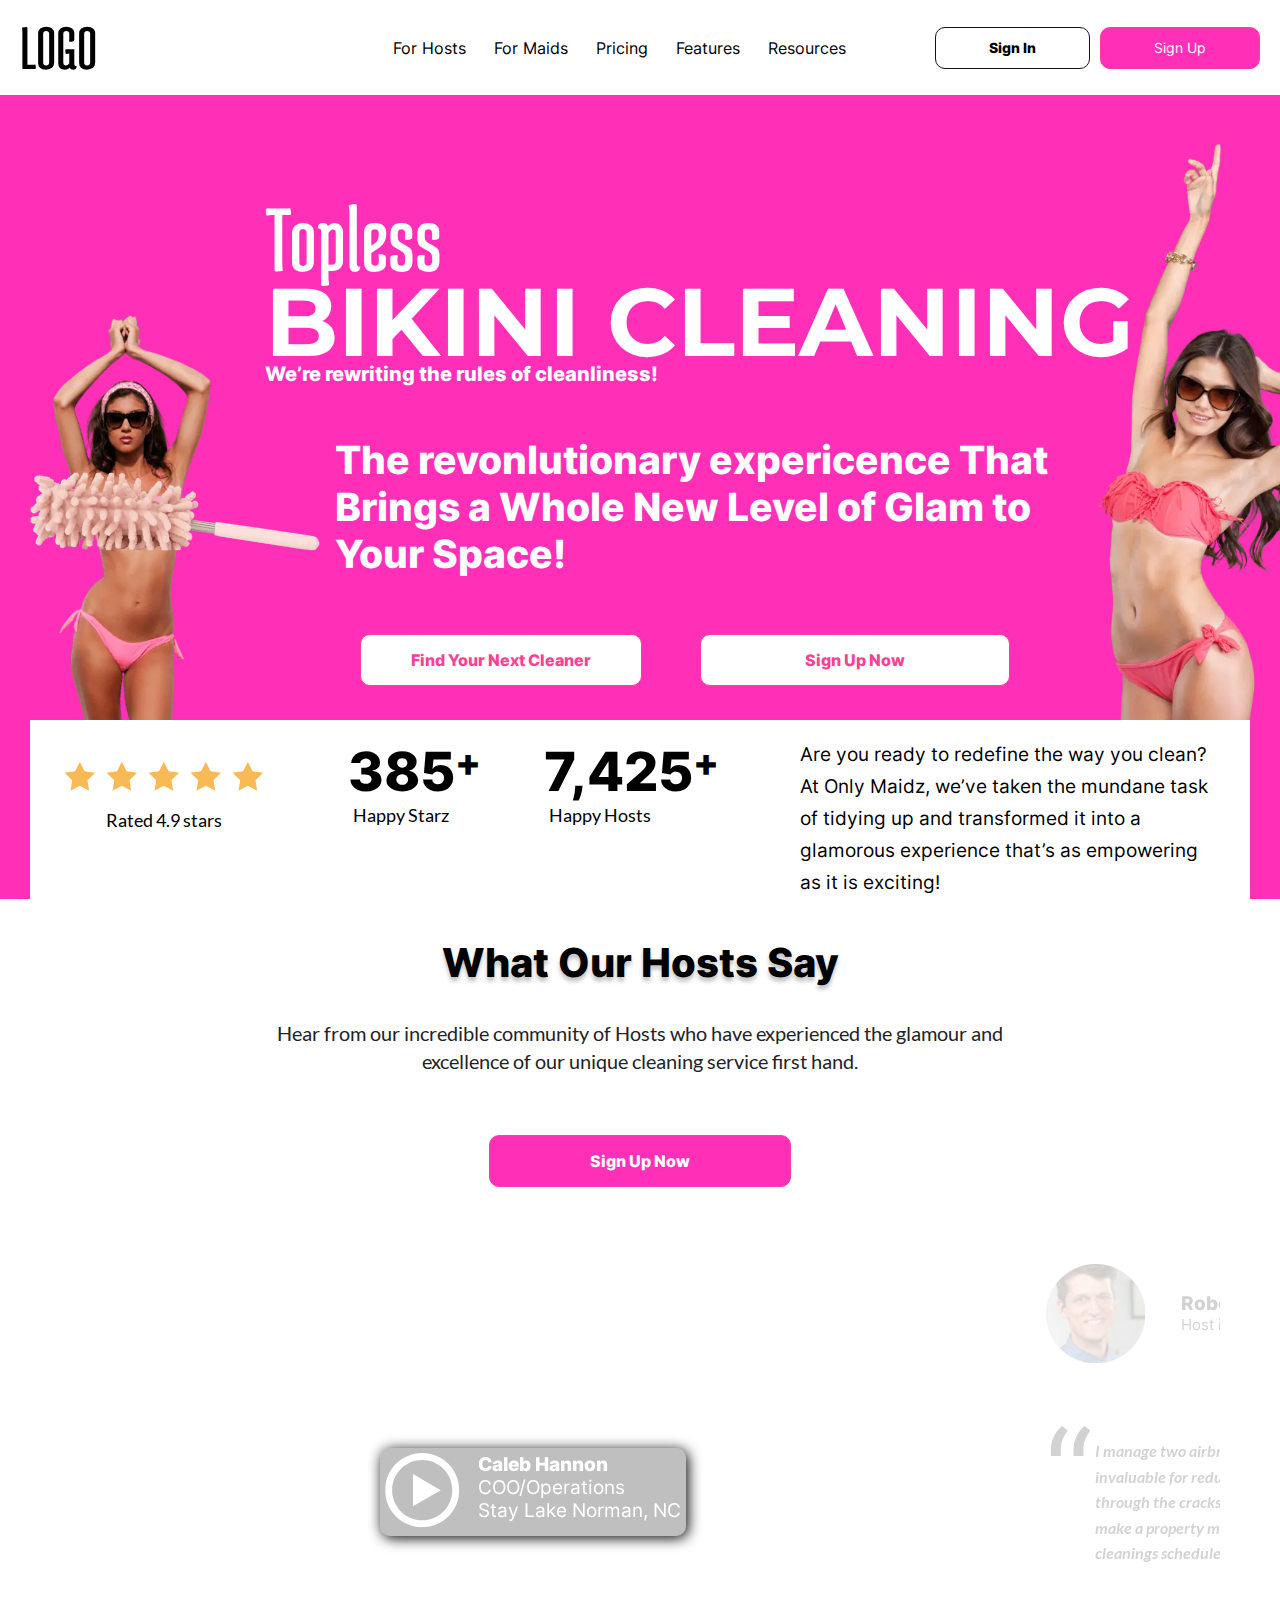
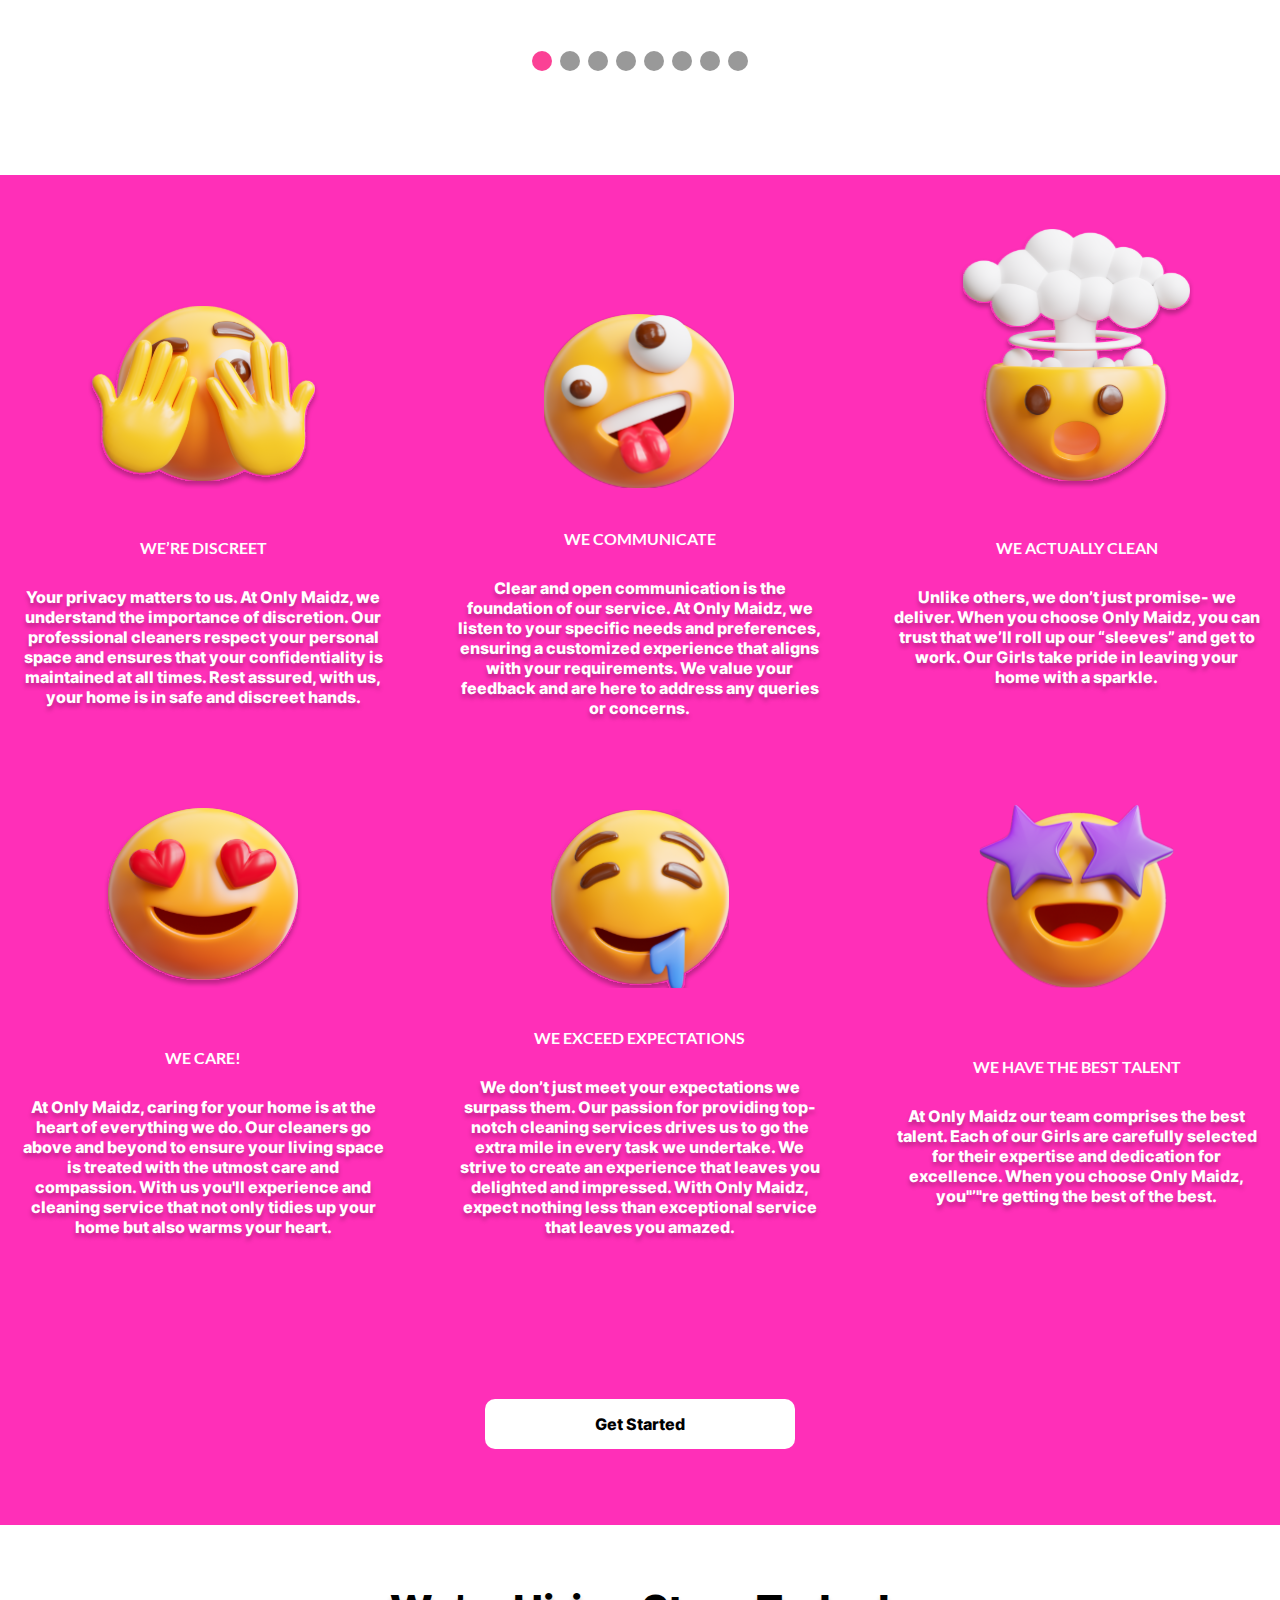
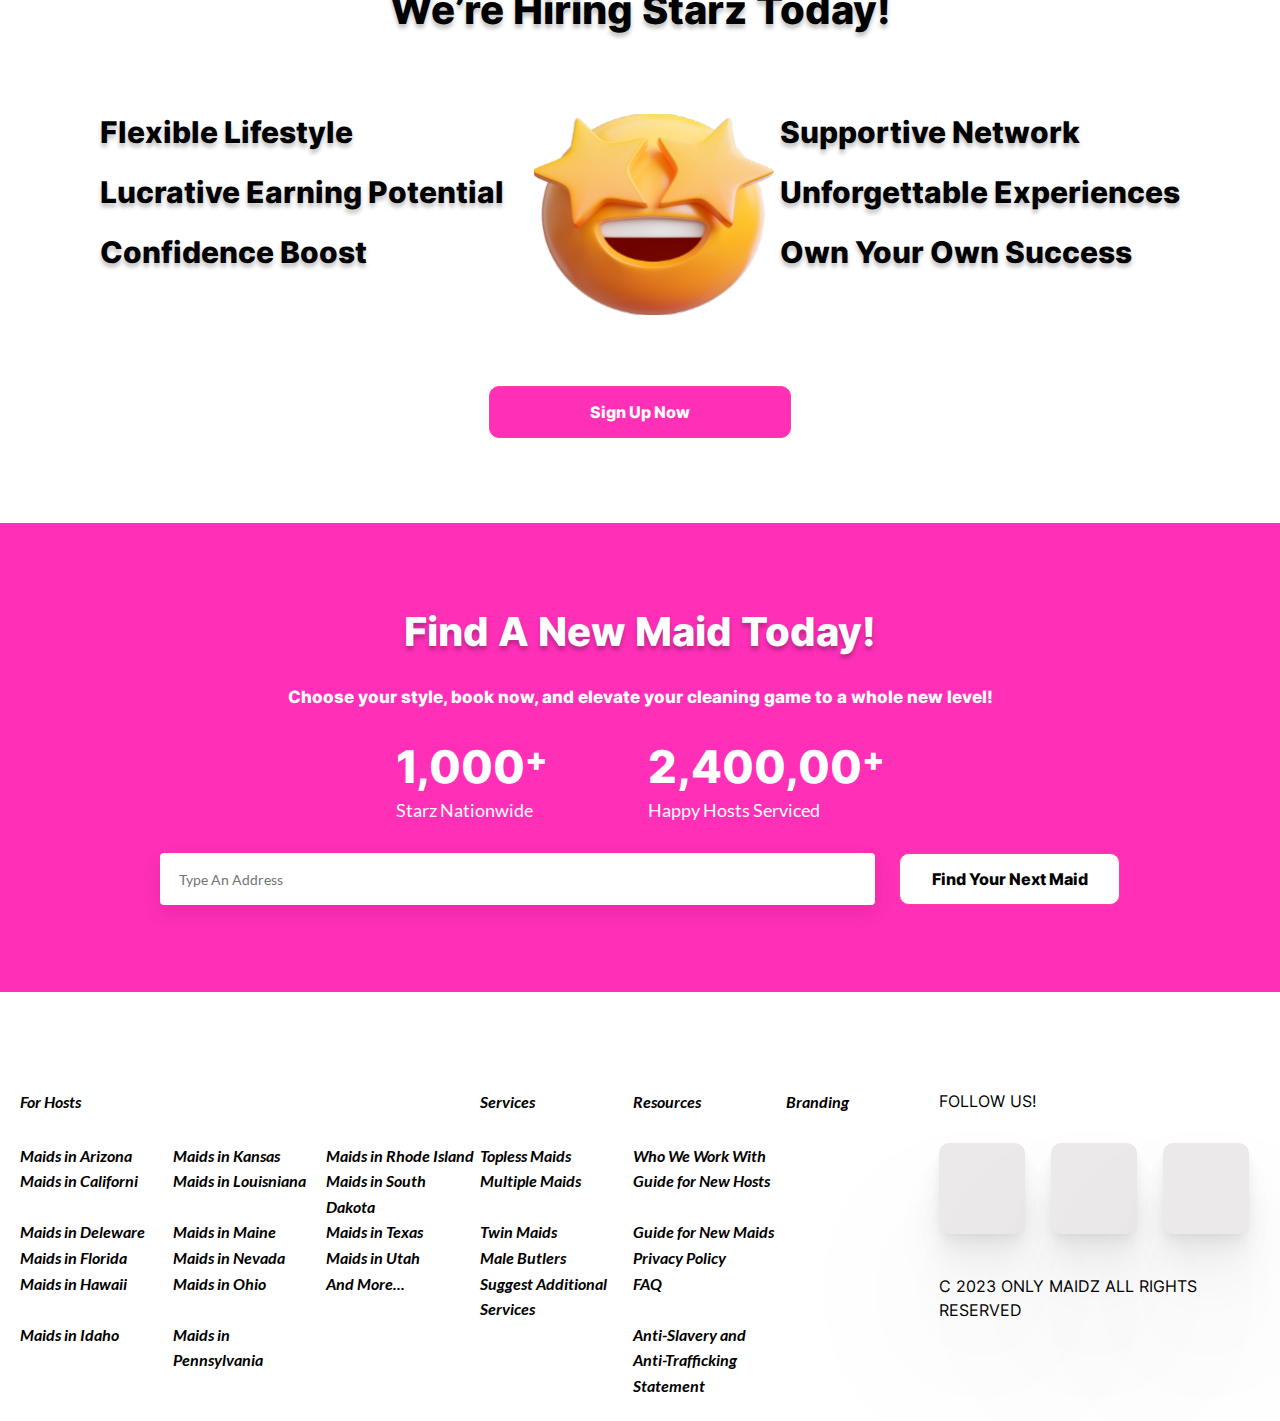
<file: index.html>
<!DOCTYPE html><html lang="en"><head><meta charset="UTF-8"><meta http-equiv="X-UA-Compatible" content="IE=edge"><meta name="viewport" content="width=device-width,initial-scale=1"><!-- favicon --><link rel="apple-touch-icon" sizes="180x180" href="favicon/apple-touch-icon.png"><link rel="icon" type="image/png" sizes="32x32" href="favicon/favicon-32x32.png"><link rel="icon" type="image/png" sizes="16x16" href="favicon/favicon-16x16.png"><link rel="manifest" href="favicon/site.webmanifest"><link rel="mask-icon" href="favicon/safari-pinned-tab.svg" color="#5bbad5"><link rel="shortcut icon" href="favicon/favicon.ico"><meta name="msapplication-TileColor" content="#da532c"><meta name="msapplication-config" content="favicon/browserconfig.xml"><meta name="theme-color" content="#ffffff"><!--  --><title>Topless && BIKINI CLEANING</title><link rel="stylesheet" href="css/main.min.css"></head><body><div class="wrapper"><header class="header"><div class="container"><div class="header__wrapper" id="menu-lock"><a href="/" class="header__logo">Logo</a><div class="header__inner"><nav class="header__nav"><ul class="menu"><li class="menu-item"><a href="#">For Hosts</a></li><li class="menu-item"><a href="#">For Maids</a></li><li class="menu-item"><a href="#">Pricing</a></li><li class="menu-item"><a href="#">Features</a></li><li class="menu-item"><a href="#">Resources</a></li></ul></nav><div class="header__buttons"><button class="button transparent sign-in" type="button">Sign In</button> <button class="button sign-up" type="button">Sign Up</button></div></div><div class="burger__button"><span></span></div></div></div></header><main><section class="hero"><div class="container"><div class="hero__headings"><div class="hero__subtext">Topless</div><h1 class="h1">BIKINI CLEANING</h1><h5 class="hero__subtitle">We’re rewriting the rules of cleanliness!</h5></div><div class="hero__info"><p class="hero__text">The revonlutionary expericence That Brings a Whole New Level of Glam to Your Space!</p></div><div class="hero__buttons"><button class="button white find" type="button">Find Your Next Cleaner</button> <button class="button white sign-up" type="button">Sign Up Now</button></div><div class="hero__bottom"><div class="hero__rate"><div class="hero__rate_stars"><picture><source srcset="img/ico/star.svg" type="image/webp"><img src="img/ico/star.svg" width="35" height="35" alt=""></picture><picture><source srcset="img/ico/star.svg" type="image/webp"><img src="img/ico/star.svg" width="35" height="35" alt=""></picture><picture><source srcset="img/ico/star.svg" type="image/webp"><img src="img/ico/star.svg" width="35" height="35" alt=""></picture><picture><source srcset="img/ico/star.svg" type="image/webp"><img src="img/ico/star.svg" width="35" height="35" alt=""></picture><picture><source srcset="img/ico/star.svg" type="image/webp"><img src="img/ico/star.svg" width="35" height="35" alt=""></picture></div><div class="hero__rate_text">Rated 4.9 stars</div></div><div class="hero__nums"><div class="hero__nums_item"><div class="hero__nums_title"><span class="hero__number-1" data-step="35" data-limit="1000"></span><span class="plus">+</span></div><div class="hero__nums_text">Happy Starz</div></div><div class="hero__nums_item"><div class="hero__nums_title"><span class="hero__number-2" data-step="675" data-limit="25000"></span><span class="plus">+</span></div><div class="hero__nums_text">Happy Hosts</div></div></div><p class="hero__bottom_text">Are you ready to redefine the way you clean? At Only Maidz, we’ve taken the mundane task of tidying up and transformed it into a glamorous experience that’s as empowering as it is exciting!</p><picture><source srcset="img/home/hero/girl1.webp" type="image/webp"><img class="girl__left" src="img/home/hero/girl1.png" width="490" height="794" alt=""></picture><picture><source srcset="img/home/hero/girl2.webp" type="image/webp"><img class="girl__right" src="img/home/hero/girl2.png" width="377" height="794" alt=""></picture></div></div></section><section class="testimonials"><div class="container"><div class="testimonials__inner"><h2 class="h2">What Our Hosts Say</h2><p class="testimonials__subtitle">Hear from our incredible community of Hosts who have experienced the glamour and excellence of our unique cleaning service first hand.</p><button class="button">Sign Up Now</button></div><div class="swiper"><div class="swiper-wrapper"><div class="swiper-slide"><div class="frame-wrapper"><div class="frame" data-src="https://www.youtube.com/watch?v=QkF3oxziUI4" data-vendor="youtube" data-thumbnail="img/home/testimonials/thumbs.png"></div><div class="frame__info"><picture><source srcset="img/ico/play.svg" type="image/webp"><img class="play" src="img/ico/play.svg" width="75" height="75" alt=""></picture><div class="frame__info_inner"><div class="frame__name">Caleb Hannon</div><div class="frame__job">COO/Operations<br>Stay Lake Norman, NC</div></div></div></div></div><div class="swiper-slide"><div class="slide__wrapper"><div class="slide__info"><div class="slide__img"><picture><source srcset="img/home/testimonials/ava.webp" type="image/webp"><img src="img/home/testimonials/ava.png" width="100" height="100" loading="lazy" alt=""></picture></div><div class="slide__person"><div class="slide__person_name">Robert</div><div class="slide__person_info">Host in Saline, MI</div></div></div><p class="slide__text">I manage two airbnb properties and having a tool like turno is invaluable for reducing my work load, stress and letting things fall through the cracks. Turno is a great product that is custom fit to make a property manager's life simpler and keep his property cleanings scheduled like clock work.”</p></div></div><div class="swiper-slide"><div class="frame-wrapper"><div class="frame" data-src="https://www.youtube.com/watch?v=QkF3oxziUI4" data-vendor="youtube" data-thumbnail="img/home/testimonials/thumbs.png"></div><div class="frame__info"><picture><source srcset="img/ico/play.svg" type="image/webp"><img class="play" src="img/ico/play.svg" width="75" height="75" alt=""></picture><div class="frame__info_inner"><div class="frame__name">Caleb Hannon</div><div class="frame__job">COO/Operations<br>Stay Lake Norman, NC</div></div></div></div></div><div class="swiper-slide"><div class="slide__wrapper"><div class="slide__info"><div class="slide__img"><picture><source srcset="img/home/testimonials/ava.webp" type="image/webp"><img src="img/home/testimonials/ava.png" width="100" height="100" loading="lazy" alt=""></picture></div><div class="slide__person"><div class="slide__person_name">Robert</div><div class="slide__person_info">Host in Saline, MI</div></div></div><p class="slide__text">I manage two airbnb properties and having a tool like turno is invaluable for reducing my work load, stress and letting things fall through the cracks. Turno is a great product that is custom fit to make a property manager's life simpler and keep his property cleanings scheduled like clock work.”</p></div></div><div class="swiper-slide"><div class="frame-wrapper"><div class="frame" data-src="https://www.youtube.com/watch?v=QkF3oxziUI4" data-vendor="youtube" data-thumbnail="img/home/testimonials/thumbs.png"></div><div class="frame__info"><picture><source srcset="img/ico/play.svg" type="image/webp"><img class="play" src="img/ico/play.svg" width="75" height="75" alt=""></picture><div class="frame__info_inner"><div class="frame__name">Caleb Hannon</div><div class="frame__job">COO/Operations<br>Stay Lake Norman, NC</div></div></div></div></div><div class="swiper-slide"><div class="slide__wrapper"><div class="slide__info"><div class="slide__img"><picture><source srcset="img/home/testimonials/ava.webp" type="image/webp"><img src="img/home/testimonials/ava.png" width="100" height="100" loading="lazy" alt=""></picture></div><div class="slide__person"><div class="slide__person_name">Robert</div><div class="slide__person_info">Host in Saline, MI</div></div></div><p class="slide__text">I manage two airbnb properties and having a tool like turno is invaluable for reducing my work load, stress and letting things fall through the cracks. Turno is a great product that is custom fit to make a property manager's life simpler and keep his property cleanings scheduled like clock work.”</p></div></div><div class="swiper-slide"><div class="frame-wrapper"><div class="frame" data-src="https://www.youtube.com/watch?v=QkF3oxziUI4" data-vendor="youtube" data-thumbnail="img/home/testimonials/thumbs.png"></div><div class="frame__info"><picture><source srcset="img/ico/play.svg" type="image/webp"><img class="play" src="img/ico/play.svg" width="75" height="75" alt=""></picture><div class="frame__info_inner"><div class="frame__name">Caleb Hannon</div><div class="frame__job">COO/Operations<br>Stay Lake Norman, NC</div></div></div></div></div><div class="swiper-slide"><div class="slide__wrapper"><div class="slide__info"><div class="slide__img"><picture><source srcset="img/home/testimonials/ava.webp" type="image/webp"><img src="img/home/testimonials/ava.png" width="100" height="100" loading="lazy" alt=""></picture></div><div class="slide__person"><div class="slide__person_name">Robert</div><div class="slide__person_info">Host in Saline, MI</div></div></div><p class="slide__text">I manage two airbnb properties and having a tool like turno is invaluable for reducing my work load, stress and letting things fall through the cracks. Turno is a great product that is custom fit to make a property manager's life simpler and keep his property cleanings scheduled like clock work.”</p></div></div></div><div class="swiper-pagination"></div></div></div></section><section class="about"><div class="container"><div class="about__items"><div class="about__item"><div class="about__item_inner"><div class="about__item_img"><picture><source srcset="img/home/about/smile1.svg" type="image/webp"><img src="img/home/about/smile1.svg" width="223" height="175" loading="lazy" alt=""></picture></div><div class="about__item_info"><h6 class="about__item_title">WE’RE DISCREET</h6><p class="about__item_text">Your privacy matters to us. At Only Maidz, we understand the importance of discretion. Our professional cleaners respect your personal space and ensures that your confidentiality is maintained at all times. Rest assured, with us, your home is in safe and discreet hands.</p></div></div></div><div class="about__item"><div class="about__item_inner"><div class="about__item_img"><picture><source srcset="img/home/about/smile2.svg" type="image/webp"><img src="img/home/about/smile2.svg" width="191" height="175" loading="lazy" alt=""></picture></div><div class="about__item_info"><h6 class="about__item_title">WE COMMUNICATE</h6><p class="about__item_text">Clear and open communication is the foundation of our service. At Only Maidz, we listen to your specific needs and preferences, ensuring a customized experience that aligns with your requirements. We value your feedback and are here to address any queries or concerns.</p></div></div></div><div class="about__item"><div class="about__item_inner"><div class="about__item_img"><picture><source srcset="img/home/about/smile3.svg" type="image/webp"><img src="img/home/about/smile3.svg" width="227" height="251" loading="lazy" alt=""></picture></div><div class="about__item_info"><h6 class="about__item_title">WE ACTUALLY CLEAN</h6><p class="about__item_text">Unlike others, we don’t just promise- we deliver. When you choose Only Maidz, you can trust that we’ll roll up our “sleeves” and get to work. Our Girls take pride in leaving your home with a sparkle.</p></div></div></div><div class="about__item"><div class="about__item_inner"><div class="about__item_img"><picture><source srcset="img/home/about/smile4.svg" type="image/webp"><img src="img/home/about/smile4.svg" width="190" height="172" loading="lazy" alt=""></picture></div><div class="about__item_info"><h6 class="about__item_title">WE CARE!</h6><p class="about__item_text">At Only Maidz, caring for your home is at the heart of everything we do. Our cleaners go above and beyond to ensure your living space is treated with the utmost care and compassion. With us you'll experience and cleaning service that not only tidies up your home but also warms your heart.</p></div></div></div><div class="about__item"><div class="about__item_inner"><div class="about__item_img"><picture><source srcset="img/home/about/smile5.svg" type="image/webp"><img src="img/home/about/smile5.svg" width="178" height="181" loading="lazy" alt=""></picture></div><div class="about__item_info"><h6 class="about__item_title">WE EXCEED EXPECTATIONS</h6><p class="about__item_text">We don’t just meet your expectations we surpass them. Our passion for providing top-notch cleaning services drives us to go the extra mile in every task we undertake. We strive to create an experience that leaves you delighted and impressed. With Only Maidz, expect nothing less than exceptional service that leaves you amazed.</p></div></div></div><div class="about__item"><div class="about__item_inner"><div class="about__item_img"><picture><source srcset="img/home/about/smile6.svg" type="image/webp"><img src="img/home/about/smile6.svg" width="194" height="183" loading="lazy" alt=""></picture></div><div class="about__item_info"><h6 class="about__item_title">WE HAVE THE BEST TALENT</h6><p class="about__item_text">At Only Maidz our team comprises the best talent. Each of our Girls are carefully selected for their expertise and dedication for excellence. When you choose Only Maidz, you"’"re getting the best of the best.</p></div></div></div></div><div class="about__button_wrapper"><button class="button transparent" type="button">Get Started</button></div></div></section><section class="starts"><div class="container"><h2 class="h2">We’re Hiring Starz Today!</h2><div class="starts__items"><div class="starts__left"><ul class="starts__list"><li class="starts__item">Flexible Lifestyle</li><li class="starts__item">Lucrative Earning Potential</li><li class="starts__item">Confidence Boost</li></ul></div><div class="starts__img"><picture><source srcset="img/home/starts/smile.svg" type="image/webp"><img src="img/home/starts/smile.svg" width="240" height="200" loading="lazy" alt=""></picture></div><div class="starts__right"><ul class="starts__list"><li class="starts__item">Supportive Network</li><li class="starts__item">Unforgettable Experiences</li><li class="starts__item">Own Your Own Success</li></ul></div></div><div class="starts__button_wrapper"><button class="button rose" type="button">Sign Up Now</button></div></div></section><section class="find"><div class="container"><h2 class="h2">Find A New Maid Today!</h2><div class="find__subtext">Choose your style, book now, and elevate your cleaning game to a whole new level!</div><div class="find__nums"><div class="find__nums_item"><div class="find__item_title">1,000<span>+</span></div><p class="find__item_text">Starz Nationwide</p></div><div class="find__nums_item"><div class="find__item_title">2,400,00<span>+</span></div><p class="find__item_text">Happy Hosts Serviced</p></div></div><div class="find__form_wrapper"><form class="find__form"><fieldset><input type="text" placeholder="Type An Address"> <button class="button form_button">Find Your Next Maid</button></fieldset></form></div></div></section></main><footer class="footer"><div class="container"><div class="footer__wrapper"><div class="footer__rows"><div class="footer__row"><div class="footer__col">For Hosts</div><div class="footer__col"></div><div class="footer__col"></div><div class="footer__col">Services</div><div class="footer__col">Resources</div><div class="footer__col">Branding</div></div><div class="footer__row"><div class="footer__col"><a class="footer__link" href="#">Maids in Arizona</a></div><div class="footer__col"><a class="footer__link" href="#">Maids in Kansas</a></div><div class="footer__col"><a class="footer__link" href="#">Maids in Rhode Island</a></div><div class="footer__col"><a class="footer__link" href="#">Topless Maids</a></div><div class="footer__col"><a class="footer__link" href="#">Who We Work With</a></div><div class="footer__col"></div></div><div class="footer__row"><div class="footer__col"><a class="footer__link" href="#">Maids in Californi</a></div><div class="footer__col"><a class="footer__link" href="#">Maids in Louisniana</a></div><div class="footer__col"><a class="footer__link" href="#">Maids in South Dakota</a></div><div class="footer__col"><a class="footer__link" href="#">Multiple Maids</a></div><div class="footer__col"><a class="footer__link" href="#">Guide for New Hosts</a></div><div class="footer__col"></div></div><div class="footer__row"><div class="footer__col"><a class="footer__link" href="#">Maids in Deleware</a></div><div class="footer__col"><a class="footer__link" href="#">Maids in Maine</a></div><div class="footer__col"><a class="footer__link" href="#">Maids in Texas</a></div><div class="footer__col"><a class="footer__link" href="#">Twin Maids</a></div><div class="footer__col"><a class="footer__link" href="#">Guide for New Maids</a></div><div class="footer__col"></div></div><div class="footer__row"><div class="footer__col"><a class="footer__link" href="#">Maids in Florida</a></div><div class="footer__col"><a class="footer__link" href="#">Maids in Nevada</a></div><div class="footer__col"><a class="footer__link" href="#">Maids in Utah</a></div><div class="footer__col"><a class="footer__link" href="#">Male Butlers</a></div><div class="footer__col"><a class="footer__link" href="#">Privacy Policy</a></div><div class="footer__col"></div></div><div class="footer__row"><div class="footer__col"><a class="footer__link" href="#">Maids in Hawaii</a></div><div class="footer__col"><a class="footer__link" href="#">Maids in Ohio</a></div><div class="footer__col"><a class="footer__link" href="#">And More...</a></div><div class="footer__col"><a class="footer__link" href="#">Suggest Additional Services</a></div><div class="footer__col"><a class="footer__link" href="#">FAQ</a></div><div class="footer__col"></div></div><div class="footer__row"><div class="footer__col"><a class="footer__link" href="#">Maids in Idaho</a></div><div class="footer__col"><a class="footer__link" href="#">Maids in Pennsylvania</a></div><div class="footer__col"></div><div class="footer__col"></div><div class="footer__col"><a class="footer__link" href="#">Anti-Slavery and Anti-Trafficking Statement</a></div><div class="footer__col"></div></div></div><div class="footer__contacts"><div class="footer__contacts_title">FOLLOW US!</div><div class="footer__socials"><a class="footer__social" href="#" target="_blank"><picture><source srcset="img/home/footer/tik-tok.svg" type="image/webp"><img src="img/home/footer/tik-tok.svg" width="66" height="61" loading="lazy" alt=""></picture></a><a class="footer__social" href="#" target="_blank"><picture><source srcset="img/home/footer/youtoube.svg" type="image/webp"><img src="img/home/footer/youtoube.svg" width="66" height="61" loading="lazy" alt=""></picture></a><a class="footer__social" href="#" target="_blank"><picture><source srcset="img/home/footer/twit.svg" type="image/webp"><img src="img/home/footer/twit.svg" width="66" height="61" loading="lazy" alt=""></picture></a></div><div class="footer__rights">C 2023 ONLY MAIDZ ALL RIGHTS RESERVED</div></div></div></div></footer></div><!-- .wrapper --><script src="js/main.min.js"></script></body></html>
</file>
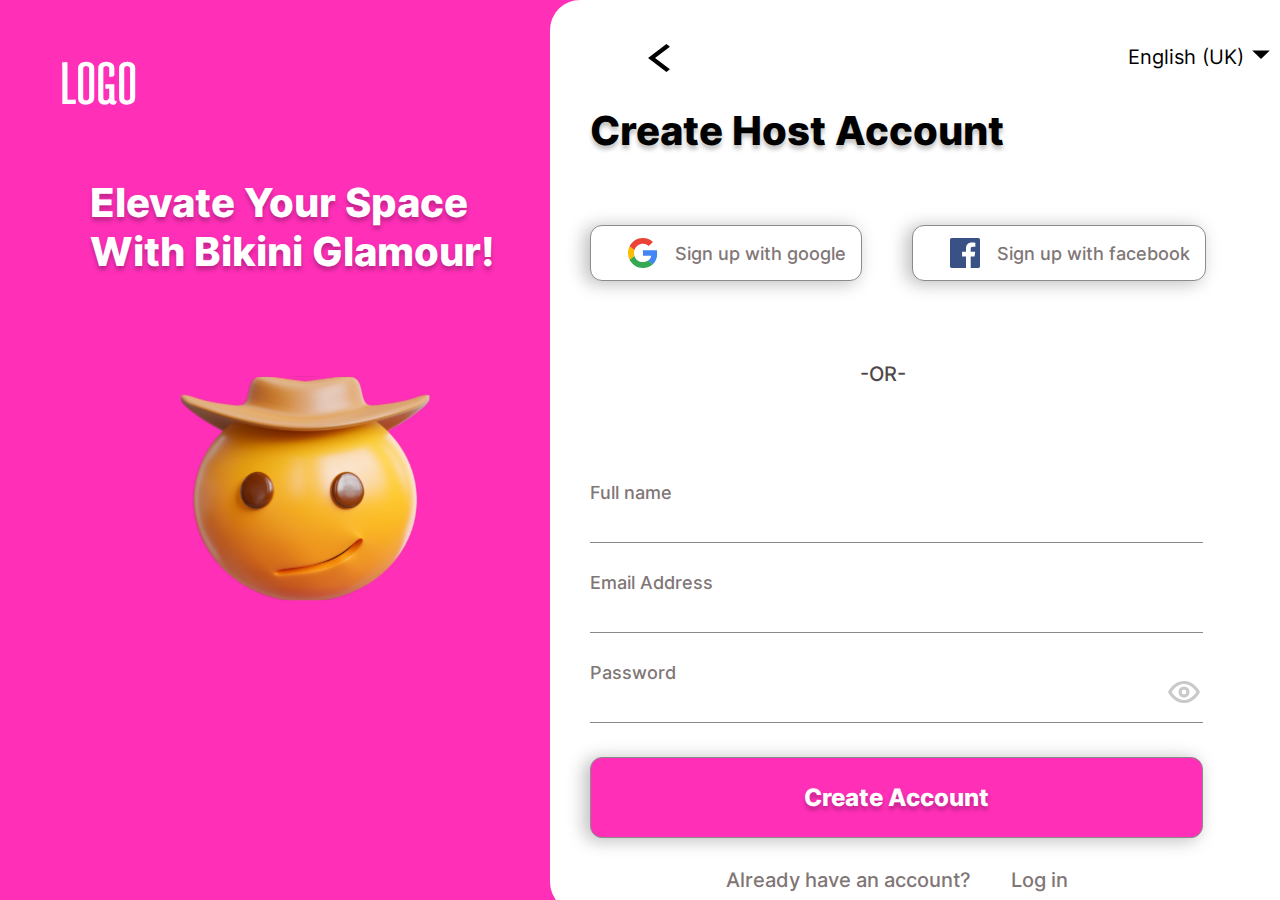
<file: host-signup.html>
<!DOCTYPE html><html lang="en"><head><meta charset="UTF-8"><meta http-equiv="X-UA-Compatible" content="IE=edge"><meta name="viewport" content="width=device-width,initial-scale=1"><!-- favicon --><link rel="apple-touch-icon" sizes="180x180" href="favicon/apple-touch-icon.png"><link rel="icon" type="image/png" sizes="32x32" href="favicon/favicon-32x32.png"><link rel="icon" type="image/png" sizes="16x16" href="favicon/favicon-16x16.png"><link rel="manifest" href="favicon/site.webmanifest"><link rel="mask-icon" href="favicon/safari-pinned-tab.svg" color="#5bbad5"><link rel="shortcut icon" href="favicon/favicon.ico"><meta name="msapplication-TileColor" content="#da532c"><meta name="msapplication-config" content="favicon/browserconfig.xml"><meta name="theme-color" content="#ffffff"><!--  --><title>Topless && BIKINI CLEANING</title><link rel="stylesheet" href="css/main.min.css"></head><body><div class="wrapper"><header class="header signup-header"></header><main><section class="signup"><div class="container-fluid"><div class="signup__wrapper"><div class="signup__left"><a href="/" class="signup__logo">LOGO</a><h1 class="signup__title">Elevate Your Space With Bikini Glamour!</h1><div class="signup__img"><picture><source srcset="img/sign-up/smile.svg" type="image/webp"><img src="img/sign-up/smile.svg" width="250" height="226" alt=""></picture></div></div><div class="signup__right"><div class="signup__right_lang"><div class="signup__arrow"><picture><source srcset="img/ico/arrow.svg" type="image/webp"><img src="img/ico/arrow.svg" width="54" height="42" alt=""></picture></div><button class="signup__lang" type="button"><div class="signup__lang_arr"><picture><source srcset="img/ico/lang-arrow.svg" type="image/webp"><img src="img/ico/lang-arrow.svg" width="18" height="10" alt=""></picture></div><div class="signup__lang_item">English (UK)</div><div class="hidden__menu"><div class="hidden__menu_item"><div class="signup__lang_item">English (UK)</div></div><div class="hidden__menu_item"><div class="signup__lang_item">English (UK)</div></div></div></button></div><div class="signup__right_wrapper"><h2 class="h2">Create Host Account</h2><div class="signup__buttons"><button class="signup__button"><picture><source srcset="img/ico/google.svg" type="image/webp"><img src="img/ico/google.svg" width="30" height="30" alt=""></picture>Sign up with google</button> <button class="signup__button"><picture><source srcset="img/ico/fb.svg" type="image/webp"><img src="img/ico/fb.svg" width="30" height="30" alt=""></picture>Sign up with facebook</button></div><div class="signup__or">-OR-</div><div class="signup__form_wrapper"><form class="signup__form"><fieldset><div class="input__wrapper"><label for="host-name">Full name</label> <input id="host-name" type="text" name="host-name"></div><div class="input__wrapper"><label for="host-email">Email Address</label> <input id="host-email" type="email" name="host-email"></div><div class="input__wrapper"><label for="host-password">Password</label> <input id="host-password" class="last" type="password" name="host-password"><div class="eye__wrapper"><picture><source srcset="img/ico/eye.svg" type="image/webp"><img class="eye" width="38" height="30" src="img/ico/eye.svg" alt=""></picture></div></div></fieldset><button class="create__button">Create Account</button><div class="signup__links"><a href="#" class="signup__link">Already have an account? </a><a href="#" class="signup__link">Log in</a></div></form></div></div></div></div></div></section></main><footer class="footer signup-footer"></footer></div><!-- .wrapper --><script src="js/main.min.js"></script></body></html>
</file>
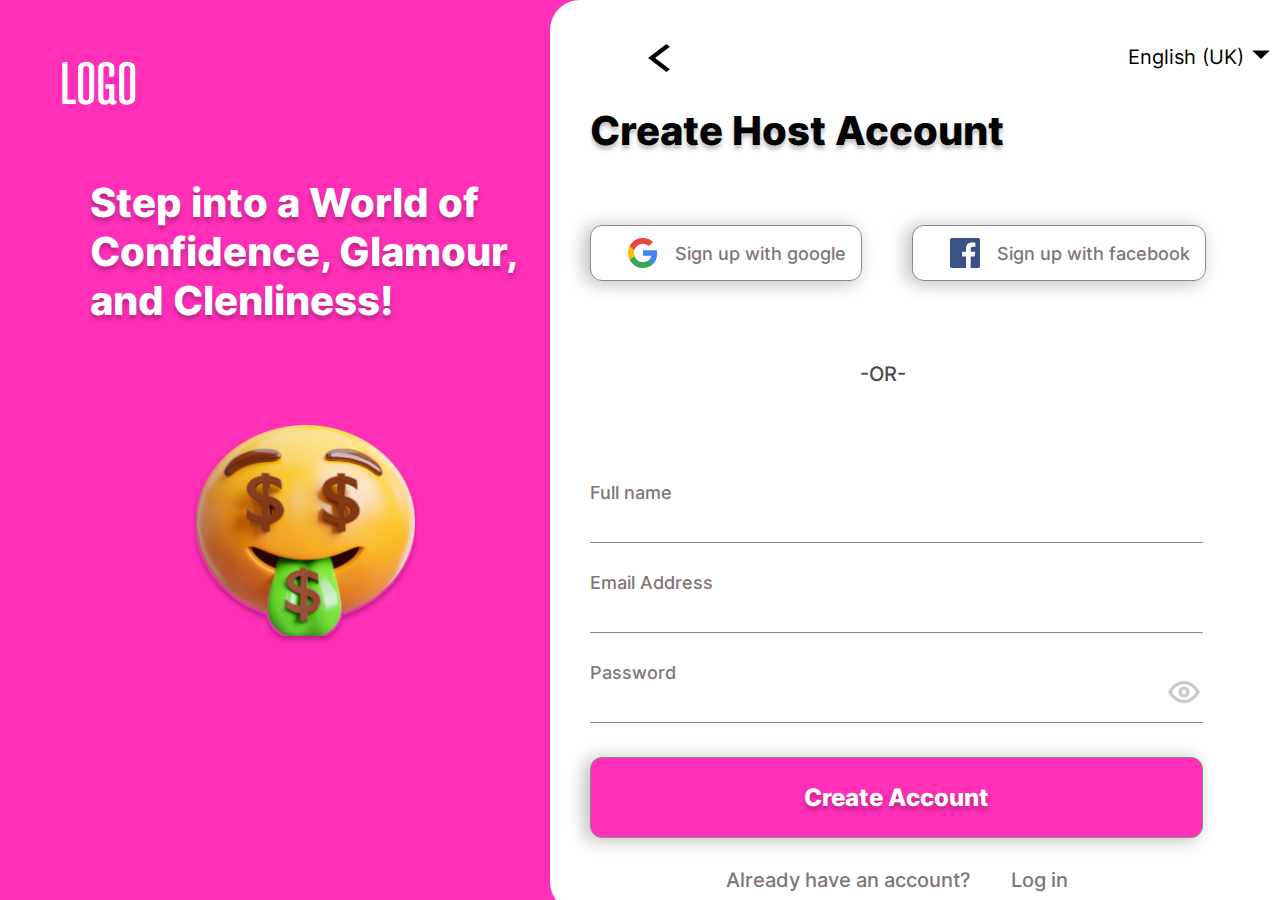
<file: maid-signup.html>
<!DOCTYPE html><html lang="en"><head><meta charset="UTF-8"><meta http-equiv="X-UA-Compatible" content="IE=edge"><meta name="viewport" content="width=device-width,initial-scale=1"><!-- favicon --><link rel="apple-touch-icon" sizes="180x180" href="favicon/apple-touch-icon.png"><link rel="icon" type="image/png" sizes="32x32" href="favicon/favicon-32x32.png"><link rel="icon" type="image/png" sizes="16x16" href="favicon/favicon-16x16.png"><link rel="manifest" href="favicon/site.webmanifest"><link rel="mask-icon" href="favicon/safari-pinned-tab.svg" color="#5bbad5"><link rel="shortcut icon" href="favicon/favicon.ico"><meta name="msapplication-TileColor" content="#da532c"><meta name="msapplication-config" content="favicon/browserconfig.xml"><meta name="theme-color" content="#ffffff"><!--  --><title>Topless && BIKINI CLEANING</title><link rel="stylesheet" href="css/main.min.css"></head><body><div class="wrapper"><header class="header signup-header"></header><main><section class="signup"><div class="container-fluid"><div class="signup__wrapper"><div class="signup__left"><a href="/" class="signup__logo">LOGO</a><h1 class="signup__title">Step into a World of Confidence, Glamour, and Clenliness!</h1><div class="signup__img"><picture><source srcset="img/sign-up/smile2.svg" type="image/webp"><img src="img/sign-up/smile2.svg" width="227" height="219" alt=""></picture></div></div><div class="signup__right"><div class="signup__right_lang"><div class="signup__arrow"><picture><source srcset="img/ico/arrow.svg" type="image/webp"><img src="img/ico/arrow.svg" width="54" height="42" alt=""></picture></div><button class="signup__lang" type="button"><div class="signup__lang_arr"><picture><source srcset="img/ico/lang-arrow.svg" type="image/webp"><img src="img/ico/lang-arrow.svg" width="18" height="10" alt=""></picture></div><div class="signup__lang_item">English (UK)</div><div class="hidden__menu"><div class="hidden__menu_item"><div class="signup__lang_item">English (UK)</div></div><div class="hidden__menu_item"><div class="signup__lang_item">English (UK)</div></div></div></button></div><div class="signup__right_wrapper"><h2 class="h2">Create Host Account</h2><div class="signup__buttons"><button class="signup__button"><picture><source srcset="img/ico/google.svg" type="image/webp"><img src="img/ico/google.svg" width="30" height="30" alt=""></picture>Sign up with google</button> <button class="signup__button"><picture><source srcset="img/ico/fb.svg" type="image/webp"><img src="img/ico/fb.svg" width="30" height="30" alt=""></picture>Sign up with facebook</button></div><div class="signup__or">-OR-</div><div class="signup__form_wrapper"><form class="signup__form"><fieldset><div class="input__wrapper"><label for="host-name">Full name</label> <input id="host-name" type="text" name="maid-name"></div><div class="input__wrapper"><label for="host-email">Email Address</label> <input id="host-email" type="email" name="maid-email"></div><div class="input__wrapper"><label for="host-password">Password</label> <input id="host-password" class="last" type="password" name="maid-password"><div class="eye__wrapper"><picture><source srcset="img/ico/eye.svg" type="image/webp"><img class="eye" width="38" height="30" src="img/ico/eye.svg" alt=""></picture></div></div></fieldset><button class="create__button">Create Account</button><div class="signup__links"><a href="#" class="signup__link">Already have an account? </a><a href="#" class="signup__link">Log in</a></div></form></div></div></div></div></div></section></main><footer class="footer signup-footer"></footer></div><!-- .wrapper --><script src="js/main.min.js"></script></body></html>
</file>
<file: css/main.min.css>
@charset "UTF-8";@-webkit-keyframes swiper-preloader-spin{0%{-webkit-transform:rotate(0deg);transform:rotate(0deg)}to{-webkit-transform:rotate(360deg);transform:rotate(360deg)}}@keyframes swiper-preloader-spin{0%{-webkit-transform:rotate(0deg);transform:rotate(0deg)}to{-webkit-transform:rotate(360deg);transform:rotate(360deg)}}@-webkit-keyframes fade1{0%{display:none;opacity:0}to{display:-webkit-box;display:flex;opacity:1}}@keyframes fade1{0%{display:none;opacity:0}to{display:-webkit-box;display:-ms-flexbox;display:flex;opacity:1}}@-webkit-keyframes fade{0%{opacity:1;scale:1}to{opacity:0;scale:0}}@keyframes fade{0%{opacity:1;scale:1}to{opacity:0;scale:0}}@font-face{font-family:swiper-icons;src:url("data:application/font-woff;charset=utf-8;base64, [base64]//wADZ2x5ZgAAAywAAADMAAAD2MHtryVoZWFkAAABbAAAADAAAAA2E2+eoWhoZWEAAAGcAAAAHwAAACQC9gDzaG10eAAAAigAAAAZAAAArgJkABFsb2NhAAAC0AAAAFoAAABaFQAUGG1heHAAAAG8AAAAHwAAACAAcABAbmFtZQAAA/gAAAE5AAACXvFdBwlwb3N0AAAFNAAAAGIAAACE5s74hXjaY2BkYGAAYpf5Hu/j+W2+MnAzMYDAzaX6QjD6/4//Bxj5GA8AuRwMYGkAPywL13jaY2BkYGA88P8Agx4j+/8fQDYfA1AEBWgDAIB2BOoAeNpjYGRgYNBh4GdgYgABEMnIABJzYNADCQAACWgAsQB42mNgYfzCOIGBlYGB0YcxjYGBwR1Kf2WQZGhhYGBiYGVmgAFGBiQQkOaawtDAoMBQxXjg/wEGPcYDDA4wNUA2CCgwsAAAO4EL6gAAeNpj2M0gyAACqxgGNWBkZ2D4/wMA+xkDdgAAAHjaY2BgYGaAYBkGRgYQiAHyGMF8FgYHIM3DwMHABGQrMOgyWDLEM1T9/w8UBfEMgLzE////P/5//f/V/xv+r4eaAAeMbAxwIUYmIMHEgKYAYjUcsDAwsLKxc3BycfPw8jEQA/[base64]/uznmfPFBNODM2K7MTQ45YEAZqGP81AmGGcF3iPqOop0r1SPTaTbVkfUe4HXj97wYE+yNwWYxwWu4v1ugWHgo3S1XdZEVqWM7ET0cfnLGxWfkgR42o2PvWrDMBSFj/IHLaF0zKjRgdiVMwScNRAoWUoH78Y2icB/yIY09An6AH2Bdu/UB+yxopYshQiEvnvu0dURgDt8QeC8PDw7Fpji3fEA4z/PEJ6YOB5hKh4dj3EvXhxPqH/SKUY3rJ7srZ4FZnh1PMAtPhwP6fl2PMJMPDgeQ4rY8YT6Gzao0eAEA409DuggmTnFnOcSCiEiLMgxCiTI6Cq5DZUd3Qmp10vO0LaLTd2cjN4fOumlc7lUYbSQcZFkutRG7g6JKZKy0RmdLY680CDnEJ+UMkpFFe1RN7nxdVpXrC4aTtnaurOnYercZg2YVmLN/d/gczfEimrE/fs/bOuq29Zmn8tloORaXgZgGa78yO9/cnXm2BpaGvq25Dv9S4E9+5SIc9PqupJKhYFSSl47+Qcr1mYNAAAAeNptw0cKwkAAAMDZJA8Q7OUJvkLsPfZ6zFVERPy8qHh2YER+3i/BP83vIBLLySsoKimrqKqpa2hp6+jq6RsYGhmbmJqZSy0sraxtbO3sHRydnEMU4uR6yx7JJXveP7WrDycAAAAAAAH//wACeNpjYGRgYOABYhkgZgJCZgZNBkYGLQZtIJsFLMYAAAw3ALgAeNolizEKgDAQBCchRbC2sFER0YD6qVQiBCv/H9ezGI6Z5XBAw8CBK/m5iQQVauVbXLnOrMZv2oLdKFa8Pjuru2hJzGabmOSLzNMzvutpB3N42mNgZGBg4GKQYzBhYMxJLMlj4GBgAYow/P/PAJJhLM6sSoWKfWCAAwDAjgbRAAB42mNgYGBkAIIbCZo5IPrmUn0hGA0AO8EFTQAA");font-weight:400;font-style:normal}:root{--swiper-theme-color:#007aff}:host{position:relative;display:block;margin-left:auto;margin-right:auto;z-index:1}.swiper,.swiper-wrapper{position:relative;z-index:1}.swiper{margin-left:auto;margin-right:auto;overflow:hidden;overflow:clip;list-style:none;padding:0;display:block}.swiper-vertical>.swiper-wrapper{-webkit-box-orient:vertical;-webkit-box-direction:normal;-ms-flex-direction:column;flex-direction:column}.swiper-wrapper{width:100%;height:100%;display:-webkit-box;display:-ms-flexbox;display:flex;-webkit-transition-property:-webkit-transform;-o-transition-property:transform;transition-property:transform;transition-property:transform,-webkit-transform;-webkit-transition-timing-function:var(--swiper-wrapper-transition-timing-function, initial);-o-transition-timing-function:var(--swiper-wrapper-transition-timing-function, initial);transition-timing-function:var(--swiper-wrapper-transition-timing-function, initial);-webkit-box-sizing:content-box;box-sizing:content-box}.swiper-android .swiper-slide,.swiper-ios .swiper-slide,.swiper-wrapper{-webkit-transform:translate3d(0,0,0);transform:translate3d(0,0,0)}.swiper-horizontal{-ms-touch-action:pan-y;touch-action:pan-y}.swiper-vertical{-ms-touch-action:pan-x;touch-action:pan-x}.swiper-slide{-ms-flex-negative:0;flex-shrink:0;height:100%;position:relative;-webkit-transition-property:-webkit-transform;-o-transition-property:transform;transition-property:transform;transition-property:transform,-webkit-transform;display:block}.swiper-slide-invisible-blank{visibility:hidden}.swiper-autoheight,.swiper-autoheight .swiper-slide{height:auto}.swiper-autoheight .swiper-wrapper{-webkit-box-align:start;-ms-flex-align:start;align-items:flex-start;-webkit-transition-property:height,-webkit-transform;-o-transition-property:transform,height;transition-property:transform,height;transition-property:transform,height,-webkit-transform}.swiper-backface-hidden .swiper-slide{-webkit-transform:translateZ(0);transform:translateZ(0);-webkit-backface-visibility:hidden;backface-visibility:hidden}.swiper-3d,.swiper-3d.swiper-css-mode .swiper-wrapper{-webkit-perspective:1200px;perspective:1200px}.swiper-3d .swiper-cube-shadow,.swiper-3d .swiper-slide,.swiper-3d .swiper-wrapper{-webkit-transform-style:preserve-3d;transform-style:preserve-3d}.swiper-css-mode>.swiper-wrapper{overflow:auto;scrollbar-width:none;-ms-overflow-style:none}.swiper-css-mode>.swiper-wrapper::-webkit-scrollbar{display:none}.swiper-css-mode>.swiper-wrapper>.swiper-slide{scroll-snap-align:start start}.swiper-css-mode.swiper-horizontal>.swiper-wrapper{-ms-scroll-snap-type:x mandatory;scroll-snap-type:x mandatory}.swiper-css-mode.swiper-vertical>.swiper-wrapper{-ms-scroll-snap-type:y mandatory;scroll-snap-type:y mandatory}.swiper-css-mode.swiper-free-mode>.swiper-wrapper{-ms-scroll-snap-type:none;scroll-snap-type:none}.swiper-css-mode.swiper-free-mode>.swiper-wrapper>.swiper-slide{scroll-snap-align:none}.swiper-css-mode.swiper-centered>.swiper-wrapper::before{content:"";-ms-flex-negative:0;flex-shrink:0;-webkit-box-ordinal-group:10000;-ms-flex-order:9999;order:9999}.swiper-css-mode.swiper-centered>.swiper-wrapper>.swiper-slide{scroll-snap-align:center center;scroll-snap-stop:always}.swiper-css-mode.swiper-centered.swiper-horizontal>.swiper-wrapper>.swiper-slide:first-child{-webkit-margin-start:var(--swiper-centered-offset-before);margin-inline-start:var(--swiper-centered-offset-before)}.swiper-css-mode.swiper-centered.swiper-horizontal>.swiper-wrapper::before{height:100%;min-height:1px;width:var(--swiper-centered-offset-after)}.swiper-css-mode.swiper-centered.swiper-vertical>.swiper-wrapper>.swiper-slide:first-child{-webkit-margin-before:var(--swiper-centered-offset-before);margin-block-start:var(--swiper-centered-offset-before)}.swiper-css-mode.swiper-centered.swiper-vertical>.swiper-wrapper::before{width:100%;min-width:1px;height:var(--swiper-centered-offset-after)}.swiper-3d .swiper-slide-shadow,.swiper-3d .swiper-slide-shadow-bottom,.swiper-3d .swiper-slide-shadow-left,.swiper-3d .swiper-slide-shadow-right,.swiper-3d .swiper-slide-shadow-top{position:absolute;left:0;top:0;width:100%;height:100%;pointer-events:none;z-index:10}.swiper-3d .swiper-slide-shadow{background:rgba(0,0,0,.15)}.swiper-3d .swiper-slide-shadow-left{background:linear-gradient(to left,rgba(0,0,0,.5),transparent)}.swiper-3d .swiper-slide-shadow-right{background:linear-gradient(to right,rgba(0,0,0,.5),transparent)}.swiper-3d .swiper-slide-shadow-top{background:linear-gradient(to top,rgba(0,0,0,.5),transparent)}.swiper-3d .swiper-slide-shadow-bottom{background:linear-gradient(to bottom,rgba(0,0,0,.5),transparent)}.swiper-lazy-preloader{width:42px;height:42px;position:absolute;left:50%;top:50%;margin-left:-21px;margin-top:-21px;z-index:10;-webkit-transform-origin:50%;-ms-transform-origin:50%;transform-origin:50%;-webkit-box-sizing:border-box;box-sizing:border-box;border:4px solid var(--swiper-preloader-color, var(--swiper-theme-color));border-radius:50%;border-top-color:transparent}.swiper-watch-progress .swiper-slide-visible .swiper-lazy-preloader,.swiper:not(.swiper-watch-progress) .swiper-lazy-preloader{-webkit-animation:swiper-preloader-spin 1s infinite linear;animation:swiper-preloader-spin 1s infinite linear}.swiper-lazy-preloader-white{--swiper-preloader-color:#fff}.swiper-lazy-preloader-black{--swiper-preloader-color:#000}.swiper-virtual .swiper-slide{-webkit-backface-visibility:hidden;-webkit-transform:translateZ(0);transform:translateZ(0)}.swiper-virtual.swiper-css-mode .swiper-wrapper::after{content:"";position:absolute;left:0;top:0;pointer-events:none}.swiper-virtual.swiper-css-mode.swiper-horizontal .swiper-wrapper::after{height:1px;width:var(--swiper-virtual-size)}.swiper-virtual.swiper-css-mode.swiper-vertical .swiper-wrapper::after{width:1px;height:var(--swiper-virtual-size)}:root{--swiper-navigation-size:44px}.swiper-button-next,.swiper-button-prev{position:absolute;top:var(--swiper-navigation-top-offset, 50%);width:calc(var(--swiper-navigation-size)/44*27);height:var(--swiper-navigation-size);margin-top:calc(0px - var(--swiper-navigation-size)/2);z-index:10;cursor:pointer;display:-webkit-box;display:-ms-flexbox;display:flex;-webkit-box-align:center;-ms-flex-align:center;align-items:center;-webkit-box-pack:center;-ms-flex-pack:center;justify-content:center;color:var(--swiper-navigation-color, var(--swiper-theme-color))}.swiper-button-next.swiper-button-disabled,.swiper-button-prev.swiper-button-disabled{opacity:.35;cursor:auto;pointer-events:none}.swiper-button-next.swiper-button-hidden,.swiper-button-prev.swiper-button-hidden{opacity:0;cursor:auto;pointer-events:none}.swiper-navigation-disabled .swiper-button-next,.swiper-navigation-disabled .swiper-button-prev{display:none!important}.swiper-button-next svg,.swiper-button-prev svg{width:100%;height:100%;-o-object-fit:contain;object-fit:contain;-webkit-transform-origin:center;-ms-transform-origin:center;transform-origin:center}.swiper-rtl .swiper-button-next svg,.swiper-rtl .swiper-button-prev svg{-webkit-transform:rotate(180deg);-ms-transform:rotate(180deg);transform:rotate(180deg)}.swiper-button-prev,.swiper-rtl .swiper-button-next{left:var(--swiper-navigation-sides-offset, 10px);right:auto}.swiper-button-lock{display:none}.swiper-button-next:after,.swiper-button-prev:after{font:initial var(--swiper-navigation-size)/1 swiper-icons;text-transform:none!important;letter-spacing:0}.swiper-button-prev:after,.swiper-rtl .swiper-button-next:after{content:"prev"}.swiper-button-next,.swiper-rtl .swiper-button-prev{right:var(--swiper-navigation-sides-offset, 10px);left:auto}.swiper-button-next:after,.swiper-rtl .swiper-button-prev:after{content:"next"}.swiper-pagination{text-align:center;-webkit-transition:.3s opacity;-o-transition:.3s opacity;transition:.3s opacity;-webkit-transform:translate3d(0,0,0);transform:translate3d(0,0,0);z-index:10}.swiper-pagination.swiper-pagination-hidden{opacity:0}.swiper-pagination-disabled>.swiper-pagination,.swiper-pagination.swiper-pagination-disabled{display:none!important}.swiper-horizontal>.swiper-pagination-bullets,.swiper-pagination-bullets.swiper-pagination-horizontal,.swiper-pagination-custom,.swiper-pagination-fraction{bottom:var(--swiper-pagination-bottom, 8px);top:var(--swiper-pagination-top, auto);left:0;width:100%}.swiper-pagination-bullets-dynamic{overflow:hidden;font-size:0}.swiper-pagination-bullets-dynamic .swiper-pagination-bullet{-webkit-transform:scale(.33);-ms-transform:scale(.33);transform:scale(.33);position:relative}.swiper-pagination-bullets-dynamic .swiper-pagination-bullet-active,.swiper-pagination-bullets-dynamic .swiper-pagination-bullet-active-main{-webkit-transform:scale(1);-ms-transform:scale(1);transform:scale(1)}.swiper-pagination-bullets-dynamic .swiper-pagination-bullet-active-prev{-webkit-transform:scale(.66);-ms-transform:scale(.66);transform:scale(.66)}.swiper-pagination-bullets-dynamic .swiper-pagination-bullet-active-prev-prev{-webkit-transform:scale(.33);-ms-transform:scale(.33);transform:scale(.33)}.swiper-pagination-bullets-dynamic .swiper-pagination-bullet-active-next{-webkit-transform:scale(.66);-ms-transform:scale(.66);transform:scale(.66)}.swiper-pagination-bullets-dynamic .swiper-pagination-bullet-active-next-next{-webkit-transform:scale(.33);-ms-transform:scale(.33);transform:scale(.33)}.swiper-pagination-bullet{width:var(--swiper-pagination-bullet-width, var(--swiper-pagination-bullet-size, 8px));height:var(--swiper-pagination-bullet-height, var(--swiper-pagination-bullet-size, 8px));display:inline-block;border-radius:var(--swiper-pagination-bullet-border-radius, 50%);background:var(--swiper-pagination-bullet-inactive-color, #000);opacity:var(--swiper-pagination-bullet-inactive-opacity, 0.2)}button.swiper-pagination-bullet{border:0;margin:0;padding:0;-webkit-box-shadow:none;box-shadow:none;-webkit-appearance:none;-moz-appearance:none;appearance:none}.swiper-pagination-clickable .swiper-pagination-bullet{cursor:pointer}.swiper-pagination-bullet:only-child{display:none!important}.swiper-pagination-bullet-active{opacity:var(--swiper-pagination-bullet-opacity, 1);background:var(--swiper-pagination-color, var(--swiper-theme-color))}.swiper-pagination-vertical.swiper-pagination-bullets,.swiper-vertical>.swiper-pagination-bullets{right:var(--swiper-pagination-right, 8px);left:var(--swiper-pagination-left, auto);top:50%;-webkit-transform:translate3d(0,-50%,0);transform:translate3d(0,-50%,0)}.swiper-pagination-vertical.swiper-pagination-bullets .swiper-pagination-bullet,.swiper-vertical>.swiper-pagination-bullets .swiper-pagination-bullet{margin:var(--swiper-pagination-bullet-vertical-gap, 6px) 0;display:block}.swiper-pagination-vertical.swiper-pagination-bullets.swiper-pagination-bullets-dynamic,.swiper-vertical>.swiper-pagination-bullets.swiper-pagination-bullets-dynamic{top:50%;-webkit-transform:translateY(-50%);-ms-transform:translateY(-50%);transform:translateY(-50%);width:8px}.swiper-pagination-vertical.swiper-pagination-bullets.swiper-pagination-bullets-dynamic .swiper-pagination-bullet,.swiper-vertical>.swiper-pagination-bullets.swiper-pagination-bullets-dynamic .swiper-pagination-bullet{display:inline-block;-webkit-transition:.2s top,.2s -webkit-transform;-o-transition:.2s transform,.2s top;transition:.2s transform,.2s top;transition:.2s transform,.2s top,.2s -webkit-transform}.swiper-horizontal>.swiper-pagination-bullets .swiper-pagination-bullet,.swiper-pagination-horizontal.swiper-pagination-bullets .swiper-pagination-bullet{margin:0 var(--swiper-pagination-bullet-horizontal-gap, 4px)}.swiper-horizontal>.swiper-pagination-bullets.swiper-pagination-bullets-dynamic,.swiper-pagination-horizontal.swiper-pagination-bullets.swiper-pagination-bullets-dynamic{left:50%;-webkit-transform:translateX(-50%);-ms-transform:translateX(-50%);transform:translateX(-50%);white-space:nowrap}.swiper-horizontal>.swiper-pagination-bullets.swiper-pagination-bullets-dynamic .swiper-pagination-bullet,.swiper-pagination-horizontal.swiper-pagination-bullets.swiper-pagination-bullets-dynamic .swiper-pagination-bullet{-webkit-transition:.2s left,.2s -webkit-transform;-o-transition:.2s transform,.2s left;transition:.2s transform,.2s left;transition:.2s transform,.2s left,.2s -webkit-transform}.swiper-horizontal.swiper-rtl>.swiper-pagination-bullets-dynamic .swiper-pagination-bullet{-webkit-transition:.2s right,.2s -webkit-transform;-o-transition:.2s transform,.2s right;transition:.2s transform,.2s right;transition:.2s transform,.2s right,.2s -webkit-transform}.swiper-pagination-fraction{color:var(--swiper-pagination-fraction-color, inherit)}.swiper-pagination-progressbar{background:var(--swiper-pagination-progressbar-bg-color, rgba(0, 0, 0, 0.25));position:absolute}.swiper-pagination-progressbar .swiper-pagination-progressbar-fill{background:var(--swiper-pagination-color, var(--swiper-theme-color));position:absolute;left:0;top:0;width:100%;height:100%;-webkit-transform:scale(0);-ms-transform:scale(0);transform:scale(0);-webkit-transform-origin:left top;-ms-transform-origin:left top;transform-origin:left top}.swiper-rtl .swiper-pagination-progressbar .swiper-pagination-progressbar-fill{-webkit-transform-origin:right top;-ms-transform-origin:right top;transform-origin:right top}.swiper-horizontal>.swiper-pagination-progressbar,.swiper-pagination-progressbar.swiper-pagination-horizontal,.swiper-pagination-progressbar.swiper-pagination-vertical.swiper-pagination-progressbar-opposite,.swiper-vertical>.swiper-pagination-progressbar.swiper-pagination-progressbar-opposite{width:100%;height:var(--swiper-pagination-progressbar-size, 4px);left:0;top:0}.swiper-horizontal>.swiper-pagination-progressbar.swiper-pagination-progressbar-opposite,.swiper-pagination-progressbar.swiper-pagination-horizontal.swiper-pagination-progressbar-opposite,.swiper-pagination-progressbar.swiper-pagination-vertical,.swiper-vertical>.swiper-pagination-progressbar{width:var(--swiper-pagination-progressbar-size, 4px);height:100%;left:0;top:0}.swiper-pagination-lock{display:none}.swiper-scrollbar,.swiper-scrollbar-drag{position:relative;border-radius:var(--swiper-scrollbar-border-radius, 10px)}.swiper-scrollbar{-ms-touch-action:none;background:var(--swiper-scrollbar-bg-color, rgba(0, 0, 0, 0.1))}.swiper-scrollbar-disabled>.swiper-scrollbar,.swiper-scrollbar.swiper-scrollbar-disabled{display:none!important}.swiper-horizontal>.swiper-scrollbar,.swiper-scrollbar.swiper-scrollbar-horizontal{position:absolute;left:var(--swiper-scrollbar-sides-offset, 1%);bottom:var(--swiper-scrollbar-bottom, 4px);top:var(--swiper-scrollbar-top, auto);z-index:50;height:var(--swiper-scrollbar-size, 4px);width:calc(100% - 2*var(--swiper-scrollbar-sides-offset, 1%))}.swiper-scrollbar.swiper-scrollbar-vertical,.swiper-vertical>.swiper-scrollbar{position:absolute;left:var(--swiper-scrollbar-left, auto);right:var(--swiper-scrollbar-right, 4px);top:var(--swiper-scrollbar-sides-offset, 1%);z-index:50;width:var(--swiper-scrollbar-size, 4px);height:calc(100% - 2*var(--swiper-scrollbar-sides-offset, 1%))}.swiper-scrollbar-drag{height:100%;width:100%;background:var(--swiper-scrollbar-drag-bg-color, rgba(0, 0, 0, 0.5));left:0;top:0}.swiper-scrollbar-cursor-drag{cursor:move}.swiper-scrollbar-lock{display:none}.swiper-zoom-container{width:100%;height:100%;display:-webkit-box;display:-ms-flexbox;display:flex;-webkit-box-pack:center;-ms-flex-pack:center;justify-content:center;-webkit-box-align:center;-ms-flex-align:center;align-items:center;text-align:center}.swiper-zoom-container>canvas,.swiper-zoom-container>img,.swiper-zoom-container>svg{max-width:100%;max-height:100%;-o-object-fit:contain;object-fit:contain}.swiper-slide-zoomed{cursor:move;-ms-touch-action:none;touch-action:none}.swiper .swiper-notification{position:absolute;left:0;top:0;pointer-events:none;opacity:0;z-index:-1000}.swiper-free-mode>.swiper-wrapper{-webkit-transition-timing-function:ease-out;-o-transition-timing-function:ease-out;transition-timing-function:ease-out;margin:0 auto}.swiper-grid>.swiper-wrapper{-ms-flex-wrap:wrap;flex-wrap:wrap}.swiper-grid-column>.swiper-wrapper{-ms-flex-wrap:wrap;flex-wrap:wrap;-webkit-box-orient:vertical;-webkit-box-direction:normal;-ms-flex-direction:column;flex-direction:column}.swiper-fade.swiper-free-mode .swiper-slide{-webkit-transition-timing-function:ease-out;-o-transition-timing-function:ease-out;transition-timing-function:ease-out}.swiper-fade .swiper-slide{pointer-events:none;-webkit-transition-property:opacity;-o-transition-property:opacity;transition-property:opacity}.swiper-fade .swiper-slide .swiper-slide{pointer-events:none}.swiper-fade .swiper-slide-active,.swiper-fade .swiper-slide-active .swiper-slide-active{pointer-events:auto}.swiper-cards,.swiper-cube,.swiper-flip{overflow:visible}.swiper-cube .swiper-slide{pointer-events:none;-webkit-backface-visibility:hidden;backface-visibility:hidden;z-index:1;visibility:hidden;-webkit-transform-origin:0 0;-ms-transform-origin:0 0;transform-origin:0 0;width:100%;height:100%}.swiper-cube .swiper-slide .swiper-slide{pointer-events:none}.swiper-cube.swiper-rtl .swiper-slide{-webkit-transform-origin:100% 0;-ms-transform-origin:100% 0;transform-origin:100% 0}.swiper-cube .swiper-slide-active .swiper-slide-active{pointer-events:auto}.swiper-cube .swiper-slide-active,.swiper-cube .swiper-slide-next,.swiper-cube .swiper-slide-next+.swiper-slide,.swiper-cube .swiper-slide-prev{pointer-events:auto;visibility:visible}.swiper-cube .swiper-cube-shadow{position:absolute;left:0;bottom:0;width:100%;height:100%;opacity:.6;z-index:0}.swiper-cube .swiper-cube-shadow:before{content:"";background:#000;position:absolute;left:0;top:0;bottom:0;right:0;-webkit-filter:blur(50px);filter:blur(50px)}.swiper-cube .swiper-slide-shadow-cube.swiper-slide-shadow-bottom,.swiper-cube .swiper-slide-shadow-cube.swiper-slide-shadow-left,.swiper-cube .swiper-slide-shadow-cube.swiper-slide-shadow-right,.swiper-cube .swiper-slide-shadow-cube.swiper-slide-shadow-top,.swiper-flip .swiper-slide{z-index:0;-webkit-backface-visibility:hidden;backface-visibility:hidden}.swiper-flip .swiper-slide{pointer-events:none;z-index:1}.swiper-flip .swiper-slide .swiper-slide{pointer-events:none}.swiper-flip .swiper-slide-active,.swiper-flip .swiper-slide-active .swiper-slide-active{pointer-events:auto}.swiper-flip .swiper-slide-shadow-flip.swiper-slide-shadow-bottom,.swiper-flip .swiper-slide-shadow-flip.swiper-slide-shadow-left,.swiper-flip .swiper-slide-shadow-flip.swiper-slide-shadow-right,.swiper-flip .swiper-slide-shadow-flip.swiper-slide-shadow-top{z-index:0;-webkit-backface-visibility:hidden;backface-visibility:hidden}.swiper-cards .swiper-slide,.swiper-creative .swiper-slide{-webkit-backface-visibility:hidden;backface-visibility:hidden;overflow:hidden}.swiper-creative .swiper-slide{-webkit-transition-property:opacity,height,-webkit-transform;-o-transition-property:transform,opacity,height;transition-property:transform,opacity,height;transition-property:transform,opacity,height,-webkit-transform}.swiper-cards .swiper-slide{-webkit-transform-origin:center bottom;-ms-transform-origin:center bottom;transform-origin:center bottom}@font-face{font-family:"Inter";src:url(../fonts/Inter-Bold.eot);src:url(../fonts/Inter-Bold.eot?#iefix) format("embedded-opentype"),url(../fonts/Inter-Bold.woff2) format("woff2"),url(../fonts/Inter-Bold.woff) format("woff"),url(../fonts/Inter-Bold.ttf) format("truetype"),url(../fonts/Inter-Bold.svg#Inter-Bold) format("svg");font-weight:700;font-style:normal;font-display:swap}@font-face{font-family:"Medula One";src:url(../fonts/MedulaOne-Regular.eot);src:url(../fonts/MedulaOne-Regular.eot?#iefix) format("embedded-opentype"),url(../fonts/MedulaOne-Regular.woff2) format("woff2"),url(../fonts/MedulaOne-Regular.woff) format("woff"),url(../fonts/MedulaOne-Regular.ttf) format("truetype"),url(../fonts/MedulaOne-Regular.svg#MedulaOne-Regular) format("svg");font-weight:400;font-style:normal;font-display:swap}@font-face{font-family:"Inter";src:url(../fonts/Inter-Medium.eot);src:url(../fonts/Inter-Medium.eot?#iefix) format("embedded-opentype"),url(../fonts/Inter-Medium.woff2) format("woff2"),url(../fonts/Inter-Medium.woff) format("woff"),url(../fonts/Inter-Medium.ttf) format("truetype"),url(../fonts/Inter-Medium.svg#Inter-Medium) format("svg");font-weight:500;font-style:normal;font-display:swap}@font-face{font-family:"Lato";src:url(../fonts/Lato-Regular.eot);src:url(../fonts/Lato-Regular.eot?#iefix) format("embedded-opentype"),url(../fonts/Lato-Regular.woff2) format("woff2"),url(../fonts/Lato-Regular.woff) format("woff"),url(../fonts/Lato-Regular.ttf) format("truetype"),url(../fonts/Lato-Regular.svg#Lato-Regular) format("svg");font-weight:400;font-style:normal;font-display:swap}@font-face{font-family:"Inter";src:url(../fonts/Inter-ExtraBold.eot);src:url(../fonts/Inter-ExtraBold.eot?#iefix) format("embedded-opentype"),url(../fonts/Inter-ExtraBold.woff2) format("woff2"),url(../fonts/Inter-ExtraBold.woff) format("woff"),url(../fonts/Inter-ExtraBold.ttf) format("truetype"),url(../fonts/Inter-ExtraBold.svg#Inter-ExtraBold) format("svg");font-weight:700;font-style:normal;font-display:swap}@font-face{font-family:"Lato";src:url(../fonts/Lato-BoldItalic.eot);src:url(../fonts/Lato-BoldItalic.eot?#iefix) format("embedded-opentype"),url(../fonts/Lato-BoldItalic.woff2) format("woff2"),url(../fonts/Lato-BoldItalic.woff) format("woff"),url(../fonts/Lato-BoldItalic.ttf) format("truetype"),url(../fonts/Lato-BoldItalic.svg#Lato-BoldItalic) format("svg");font-weight:700;font-style:italic;font-display:swap}@font-face{font-family:"Lato";src:url(../fonts/Lato-Bold.eot);src:url(../fonts/Lato-Bold.eot?#iefix) format("embedded-opentype"),url(../fonts/Lato-Bold.woff2) format("woff2"),url(../fonts/Lato-Bold.woff) format("woff"),url(../fonts/Lato-Bold.ttf) format("truetype"),url(../fonts/Lato-Bold.svg#Lato-Bold) format("svg");font-weight:700;font-style:normal;font-display:swap}@font-face{font-family:"Inter";src:url(../fonts/Inter-Regular.eot);src:url(../fonts/Inter-Regular.eot?#iefix) format("embedded-opentype"),url(../fonts/Inter-Regular.woff2) format("woff2"),url(../fonts/Inter-Regular.woff) format("woff"),url(../fonts/Inter-Regular.ttf) format("truetype"),url(../fonts/Inter-Regular.svg#Inter-Regular) format("svg");font-weight:400;font-style:normal;font-display:swap}@font-face{font-family:"Montserrat";src:url(../fonts/Montserrat-Bold.eot);src:url(../fonts/Montserrat-Bold.eot?#iefix) format("embedded-opentype"),url(../fonts/Montserrat-Bold.woff2) format("woff2"),url(../fonts/Montserrat-Bold.woff) format("woff"),url(../fonts/Montserrat-Bold.ttf) format("truetype"),url(../fonts/Montserrat-Bold.svg#Montserrat-Bold) format("svg");font-weight:700;font-style:normal;font-display:swap}.h1,.h2,h1,h2{line-height:1.3;margin:0}.h3,.h4,.h5,.h6,h3,h4,h5,h6{font-family:"Inter",sans-serif;font-weight:700;line-height:1.3;margin:0}.h1,h1{font:700 35px/30px "Montserrat",sans-serif;color:#fff;text-align:center;position:relative;z-index:1}.h2,a,h2{color:#000}.h2,h2{font:800 24px "Inter",sans-serif;text-shadow:0 4px 4px rgba(0,0,0,.25);text-align:center;margin-bottom:32px}.h3,h3{font-size:30px}.h4,.h5,.header__wrapper.opened .menu-item a,h4,h5{font-size:20px}.h6,h6{font-size:18px}a{display:inline-block;text-decoration:none;-webkit-transition:opacity ease-out .35s;-o-transition:opacity ease-out .35s;transition:opacity ease-out .35s}a:hover{opacity:.65}fieldset,form,p{margin:0;padding:0}b,strong{font-weight:700}.container{margin:0 auto}.container,.container-fluid{width:100%;max-width:100%;padding:0 20px}*{outline:0;-webkit-box-sizing:border-box;box-sizing:border-box}body,input{background:#fff}body,img{height:auto}body,html{-webkit-tap-highlight-color:transparent;margin:0}body{font:16px/1.5 "Inter",sans-serif;position:relative;min-width:300px;display:-webkit-box;display:-ms-flexbox;display:flex;color:#000}html{height:100%}img{display:block;max-width:100%}fieldset,form{border:0}input{font:400 14px "Lato",sans-serif;width:100%;color:#757575;padding:17.5px 18.75px;border:0;border-radius:4px;-webkit-box-shadow:0 8px 20px 0 rgba(0,0,0,.1);box-shadow:0 8px 20px 0 rgba(0,0,0,.1)}input::-webkit-input-placeholder{font:400 14px "Lato",sans-serif;color:#757575;opacity:1}input::-moz-placeholder{font:400 14px "Lato",sans-serif;color:#757575;opacity:1}input:-ms-input-placeholder{font:400 14px "Lato",sans-serif;color:#757575;opacity:1}input::-ms-input-placeholder{font:400 14px "Lato",sans-serif;color:#757575;opacity:1}input::placeholder{font:400 14px "Lato",sans-serif;color:#757575;opacity:1}button{border:0;border-style:none}ul{margin:0;padding:0;list-style:none}.button,.wrapper{display:-webkit-box;display:-ms-flexbox;display:flex}.wrapper{position:relative;-webkit-box-orient:vertical;-webkit-box-direction:normal;-ms-flex-direction:column;flex-direction:column;width:100%;min-height:100vh;overflow:hidden}.wrapper .footer{margin-top:auto}.button{font:400 14px/0 "Inter",sans-serif;background:#ff2fb8;-webkit-box-pack:center;-ms-flex-pack:center;justify-content:center;-webkit-box-align:center;-ms-flex-align:center;align-items:center;color:#fff;text-align:center;border-radius:10px;border:1px solid #fb4195;padding:20px 53px;cursor:pointer;white-space:nowrap;-webkit-transition:opacity ease .35s;-o-transition:opacity ease .35s;transition:opacity ease .35s}.button.transparent:hover,.button.white:hover,.button:hover{opacity:.65}.button.transparent{background:#fff;color:#000;border:1px solid #130f26;font-weight:700}.button.white{background:#fff;padding:25px 50px;color:#fb4195;font-size:16px;font-weight:700}.burger__button{width:42px;height:42px;position:relative;cursor:pointer}.burger__button span,.burger__button span::after{background:#000;position:absolute;left:0;width:100%;height:3px;display:block;border-radius:6px}.burger__button span{top:12px;-webkit-transition:-webkit-transform ease .35s;-o-transition:transform ease .35s;transition:transform ease .35s;transition:transform ease .35s,-webkit-transform ease .35s}.burger__button span::after{content:"";top:14px}.create__button,.signup__button{border-radius:12px;border:1px solid #8b8b8b;-webkit-box-shadow:-5px 2px 17px 1px rgba(0,0,0,.25);box-shadow:-5px 2px 17px 1px rgba(0,0,0,.25);cursor:pointer;-webkit-transition:opacity ease .35s;-o-transition:opacity ease .35s;transition:opacity ease .35s}.signup__button{font:500 14px "Inter",sans-serif;display:-webkit-box;display:-ms-flexbox;display:flex;-webkit-box-align:center;-ms-flex-align:center;align-items:center;-webkit-box-pack:center;-ms-flex-pack:center;justify-content:center;color:#807676;white-space:nowrap;padding:12px 15px;background:#fff}.hero__rate_stars picture,.signup__button img{margin-right:10px}.create__button:hover,.signup__button:hover{opacity:.65}.create__button{font:800 16px "Inter",sans-serif;background:#ff2fb8;color:#fff;text-shadow:0 4px 4px rgba(0,0,0,.25);padding:15px 30px}.header{background:#fff;padding:26px 0;position:fixed;width:100vw;left:0;top:0;z-index:100;-webkit-transition:padding ease .35s,-webkit-box-shadow ease .35s;-o-transition:padding ease .35s,box-shadow ease .35s;transition:padding ease .35s,box-shadow ease .35s;transition:padding ease .35s,box-shadow ease .35s,-webkit-box-shadow ease .35s}.header.scrolled{padding:10px 0;-webkit-box-shadow:1px 1px 4px rgba(17,17,17,.473);box-shadow:1px 1px 4px rgba(17,17,17,.473)}.header.scrolled .header__wrapper.opened .header__inner{top:61px;height:calc(100vh - 61px)}.header .container{max-width:1700px}.header__wrapper,.header__wrapper.opened .header__inner{display:-webkit-box;display:-ms-flexbox;display:flex;-webkit-box-align:center;-ms-flex-align:center;align-items:center}.header__wrapper{-webkit-box-pack:justify;-ms-flex-pack:justify;justify-content:space-between}.header__wrapper.opened .header__inner{background:rgba(255,255,255,.459);-webkit-box-orient:vertical;-webkit-box-direction:normal;-ms-flex-direction:column;flex-direction:column;position:absolute;top:95px;right:0;width:100%;height:calc(100vh - 95px);padding:20px 12px;-webkit-animation:fade1 .35s forwards linear;animation:fade1 .35s forwards linear;-webkit-backdrop-filter:blur(20px) saturate(1.7);backdrop-filter:blur(20px) saturate(1.7);overflow-y:auto;border-bottom-left-radius:10px;margin:auto 0}.header__wrapper.opened .header__nav{margin:0}.header__wrapper.opened .menu{-webkit-box-orient:vertical;-webkit-box-direction:normal;-ms-flex-direction:column;flex-direction:column}.header__wrapper.opened .menu-item{margin-right:0;margin-bottom:10px}.header__wrapper.opened .header__buttons{width:100%;-webkit-box-orient:vertical;-webkit-box-direction:normal;-ms-flex-direction:column;flex-direction:column;-webkit-box-align:center;-ms-flex-align:center;align-items:center}.header__wrapper.opened .header__buttons .sign-up{margin-left:0;margin-top:20px}.header__wrapper.opened .burger__button span{top:50%;-webkit-transform:rotate(45deg) translateY(-50%);-ms-transform:rotate(45deg) translateY(-50%);transform:rotate(45deg) translateY(-50%)}.header__wrapper.opened .burger__button span::after{top:0;-webkit-transform:rotate(-90deg);-ms-transform:rotate(-90deg);transform:rotate(-90deg)}.header__wrapper.closed .header__inner{-webkit-animation:fade .35s forwards ease;animation:fade .35s forwards ease}.header__inner{display:none;width:calc(100% - 77px);-webkit-box-pack:center;-ms-flex-pack:center;justify-content:center}.header__logo{font:400 64px/25.6px "Medula One",sans-serif;width:77px;height:43px;display:-webkit-box;display:-ms-flexbox;display:flex;-webkit-box-align:center;-ms-flex-align:center;align-items:center;color:#000;text-transform:uppercase;position:relative;z-index:1}.header__nav{margin-left:auto}.header .menu,.header__nav{display:-webkit-box;display:-ms-flexbox;display:flex;-webkit-box-align:center;-ms-flex-align:center;align-items:center}.header .menu-item{margin-right:28px}.header .menu-item a{font:400 16px/0 "Inter",sans-serif;color:#000;-webkit-transition:color ease .35s;-o-transition:color ease .35s;transition:color ease .35s}.header .menu-item a:last-child{margin-right:0}.header .menu-item a:hover{opacity:1;color:#ff2fb8}.header__buttons{display:-webkit-box;display:-ms-flexbox;display:flex;margin-left:auto}.header .sign-up{margin-left:10px}.footer{padding:30px 0}.footer .container{max-width:1700px}.footer__wrapper{-webkit-box-pack:justify;-ms-flex-pack:justify;justify-content:space-between;-webkit-box-orient:vertical;-webkit-box-direction:normal;-ms-flex-direction:column;flex-direction:column}.footer .footer__rows{width:100%}.footer .footer__row,.footer__wrapper{display:-webkit-box;display:-ms-flexbox;display:flex}.footer .footer__row{-ms-flex-wrap:wrap;flex-wrap:wrap}.footer .footer__row:first-child .footer__col{font:italic 400 14px/25.6px "Lato",sans-serif;display:none;color:#000;margin-bottom:28px}.footer__link{font:italic 700 14px/25.6px "Lato",sans-serif;color:#000}.footer .footer__col{width:50%}.footer__contacts{display:-webkit-box;display:-ms-flexbox;display:flex;-webkit-box-orient:vertical;-webkit-box-direction:normal;-ms-flex-direction:column;flex-direction:column;-webkit-box-align:center;-ms-flex-align:center;align-items:center;margin-top:20px}.footer__contacts_title{margin-bottom:30px}.footer__social,.footer__socials{display:-webkit-box;display:-ms-flexbox;display:flex;-webkit-box-align:center;-ms-flex-align:center;align-items:center}.footer__socials{margin-bottom:40px}.footer__social{background:#ebe9e9;-webkit-box-pack:center;-ms-flex-pack:center;justify-content:center;width:86px;height:91px;border-radius:10px;-webkit-filter:drop-shadow(0 2.7672564983px 2.2138051987px rgba(0,0,0,.02)) drop-shadow(0 6.6501021385px 5.3200817108px rgba(0,0,0,.03)) drop-shadow(0 12.5215520859px 10.017241478px rgba(0,0,0,.04)) drop-shadow(0 22.336309433px 17.8690471649px rgba(0,0,0,.04)) drop-shadow(0 41.7776107788px 33.422088623px rgba(0,0,0,.05)) drop-shadow(0 100px 80px rgba(0,0,0,.07));filter:drop-shadow(0 2.7672564983px 2.2138051987px rgba(0,0,0,.02)) drop-shadow(0 6.6501021385px 5.3200817108px rgba(0,0,0,.03)) drop-shadow(0 12.5215520859px 10.017241478px rgba(0,0,0,.04)) drop-shadow(0 22.336309433px 17.8690471649px rgba(0,0,0,.04)) drop-shadow(0 41.7776107788px 33.422088623px rgba(0,0,0,.05)) drop-shadow(0 100px 80px rgba(0,0,0,.07));margin-right:26px}.footer__social:last-child,.hero__rate_stars picture:last-child{margin-right:0}.footer .footer__link{padding-right:5px}.footer__rights{text-align:center}.hero{background:#ff2fb8;padding:140px 0 0}.hero .container{max-width:1260px}.hero__headings{display:-webkit-box;display:-ms-flexbox;display:flex;-webkit-box-orient:vertical;-webkit-box-direction:normal;-ms-flex-direction:column;flex-direction:column;width:100%;max-width:1010px;margin:0 auto}.hero__subtext{font:400 50px "Medula One",sans-serif;color:#fff;text-align:center}.hero__subtitle{margin-top:5px;text-align:center}.hero__subtitle,.hero__text{font:700 20px "Inter",sans-serif;color:#fff}.hero__bottom,.hero__info{display:-webkit-box;display:-ms-flexbox;display:flex;-webkit-box-orient:vertical;-webkit-box-direction:normal;-ms-flex-direction:column;flex-direction:column}.hero__info{-webkit-box-align:center;-ms-flex-align:center;align-items:center;width:100%;max-width:850px;margin:50px auto 0;text-align:center}.hero__bottom{background:#fff;padding:20px;-webkit-box-pack:justify;-ms-flex-pack:justify;justify-content:space-between;position:relative}.hero__bottom_text{font:400 15px/25px "Inter",sans-serif;width:100%;color:#000;text-align:center;margin-top:20px}.hero__rate,.hero__rate_stars{display:-webkit-box;display:-ms-flexbox;display:flex}.hero__rate{-webkit-box-orient:vertical;-webkit-box-direction:normal;-ms-flex-direction:column;flex-direction:column;margin-bottom:20px}.hero__rate_stars{width:100%;-webkit-box-pack:center;-ms-flex-pack:center;justify-content:center}.hero__rate_text{font:400 18px "Lato",sans-serif;color:#000;text-align:center;margin-top:18px}.hero__nums{width:100%;display:-webkit-box;display:-ms-flexbox;display:flex;-webkit-box-pack:center;-ms-flex-pack:center;justify-content:center}.hero__nums_item{margin-right:25px}.hero__nums_item:first-child{width:100px}.hero__nums_item:last-child{width:122px;margin-right:0}.hero__nums_title{font:700 30px "Inter",sans-serif;display:-webkit-box;display:-ms-flexbox;display:flex;color:#000}.hero__nums_title .plus{font-size:20px}.hero__nums_text{font:400 18px "Lato",sans-serif;color:#000;padding-left:5px}.hero__buttons{margin-top:57px;margin-bottom:34px;display:-webkit-box;display:-ms-flexbox;display:flex;-webkit-box-orient:vertical;-webkit-box-direction:normal;-ms-flex-direction:column;flex-direction:column;-webkit-box-pack:center;-ms-flex-pack:center;justify-content:center}.hero__buttons .find{margin-bottom:20px}.hero__buttons .sign-up{padding:25px 104px}.hero .girl__left,.hero .girl__right{position:absolute;display:none;height:594px;-o-object-fit:contain;object-fit:contain}.hero .girl__left{width:290px;left:0;top:-500px}.hero .girl__right{width:274px;right:-120px;top:-585px}.testimonials{padding:39px 0 90px}.testimonials__inner{display:-webkit-box;display:-ms-flexbox;display:flex;-webkit-box-orient:vertical;-webkit-box-direction:normal;-ms-flex-direction:column;flex-direction:column;-webkit-box-align:center;-ms-flex-align:center;align-items:center;max-width:750px;text-align:center;margin:0 auto 51px}.testimonials__inner .button{padding:25px 100px;font-size:16px;font-weight:700}.testimonials__subtitle{font:400 20px/28px "Lato",sans-serif;color:#222328;text-align:center;margin-bottom:60px}.swiper-wrapper{min-height:380px}.slide__wrapper{padding:25px}.slide__info{display:-webkit-box;display:-ms-flexbox;display:flex;-webkit-box-align:center;-ms-flex-align:center;align-items:center;margin-bottom:75px}.slide__img{margin-right:36px}.slide__person_info,.slide__person_name{font:700 15px "Inter",sans-serif;color:#222328}.slide__person_info{font-weight:400;font-size:12px}.slide__text{font:italic 400 12px/25.6px "Lato",sans-serif;color:#222328;padding-left:20px;position:relative}.slide__text::before{font:400 80px "Inter",sans-serif;content:"“";position:absolute;left:0;top:-40px;width:48px;color:#222328}.swiper-slide{border-radius:10px;width:100%;max-width:600px;display:-webkit-box;display:-ms-flexbox;display:flex;-webkit-box-pack:center;-ms-flex-pack:center;justify-content:center;opacity:.2;-webkit-transition:opacity ease .35s;-o-transition:opacity ease .35s;transition:opacity ease .35s}.swiper-slide-active{opacity:1}.swiper-pagination{position:relative;margin-top:38px}.swiper-pagination-bullet{background:#999;width:20px;height:20px;opacity:1;-webkit-transition:scale ease .35s;-o-transition:scale ease .35s;transition:scale ease .35s}.swiper-pagination-bullet-active{background:#fb4195}.swiper-pagination-bullet:hover{scale:1.1}.frame,.frame iframe{width:100%;height:100%}.frame,.frame-wrapper{position:relative;border-radius:10px}.frame{background-size:cover;display:-webkit-box;display:-ms-flexbox;display:flex;-webkit-box-align:center;-ms-flex-align:center;align-items:center;-webkit-box-pack:center;-ms-flex-pack:center;justify-content:center}.frame-wrapper{width:600px;height:338px;cursor:pointer}.frame-wrapper:hover .play{opacity:.5}.frame-wrapper .play{-webkit-transition:opacity ease .35s;-o-transition:opacity ease .35s;transition:opacity ease .35s;pointer-events:none;margin-right:18px}.frame iframe{background:#000}.frame .lazyframe__title,.frame-wrapper.played .frame__info{display:none}.find fieldset,.frame__info,.frame__info_inner{display:-webkit-box;display:-ms-flexbox;display:flex}.frame__info{background:rgba(0,0,0,.25);padding:5px;position:absolute;left:10px;bottom:40px;color:#fff;z-index:2;border-radius:10px;-webkit-box-shadow:2px 2px 14px #000;box-shadow:2px 2px 14px #000;pointer-events:none}.find fieldset,.frame__info_inner{-webkit-box-orient:vertical;-webkit-box-direction:normal;-ms-flex-direction:column;flex-direction:column}.frame__job,.frame__name{font:700 19px "Inter",sans-serif;color:#fff}.frame__job{font-weight:400}.about{background:#ff2fb8;padding:40px 0}.about .container{max-width:1615px}.about__items{display:-webkit-box;display:-ms-flexbox;display:flex;-ms-flex-wrap:wrap;flex-wrap:wrap;margin:0 -35px}.about__item{width:100%;padding:0 35px;margin-bottom:40px}.about__item_img{display:-webkit-box;display:-ms-flexbox;display:flex;-webkit-box-pack:center;-ms-flex-pack:center;justify-content:center;-webkit-box-align:end;-ms-flex-align:end;align-items:flex-end;height:260px;margin-bottom:40px}.about__item_img img{width:100%;height:100%;-o-object-fit:cover;object-fit:cover}.about__item_title{font:700 16px "Lato",sans-serif;color:#fff;text-align:center;margin-bottom:30px}.about__item_text{font:700 16px "Inter",sans-serif;color:#fff;text-align:center;text-shadow:0 4px 4px rgba(0,0,0,.25)}.about__item_info{min-height:180px}.about__button_wrapper,.about__item_inner{display:-webkit-box;display:-ms-flexbox;display:flex}.about__item_inner{width:100%;height:100%;-webkit-box-orient:vertical;-webkit-box-direction:normal;-ms-flex-direction:column;flex-direction:column;-webkit-box-align:center;-ms-flex-align:center;align-items:center;-webkit-box-pack:justify;-ms-flex-pack:justify;justify-content:space-between}.about__button_wrapper{-webkit-box-pack:center;-ms-flex-pack:center;justify-content:center;margin-top:60px}.about__button_wrapper .button{padding:25px 110px;border:0;font-size:16px}.starts{padding:40px 0}.starts .container{max-width:1800px}.starts .h2{margin-bottom:30px}.starts__items{display:-webkit-box;display:-ms-flexbox;display:flex;-webkit-box-orient:vertical;-webkit-box-direction:normal;-ms-flex-direction:column;flex-direction:column;-webkit-box-pack:justify;-ms-flex-pack:justify;justify-content:space-between;position:relative}.starts__item{font:800 20px "Inter",sans-serif;color:#000;text-shadow:0 4px 4px rgba(0,0,0,.25);margin-bottom:24px;text-align:center}.starts__item:last-child{margin-bottom:0}.starts__left,.starts__right{width:100%}.starts__button_wrapper,.starts__img{display:-webkit-box;display:-ms-flexbox;display:flex;-webkit-box-pack:center;-ms-flex-pack:center;justify-content:center}.starts__img{-webkit-box-align:center;-ms-flex-align:center;align-items:center;margin:20px 0}.starts__button_wrapper{margin-top:70px}.starts__button_wrapper .rose{font-size:16px;font-weight:700;padding:25px 100px}.find{background:#ff2fb8;padding:40px 0}.find .container{max-width:1000px}.find .h2,.find__subtext{color:#fff;margin-bottom:30px}.find__subtext{font:700 15px/23.4px "Inter",sans-serif;text-align:center}.find__nums{display:-webkit-box;display:-ms-flexbox;display:flex;-webkit-box-orient:vertical;-webkit-box-direction:normal;-ms-flex-direction:column;flex-direction:column;-webkit-box-pack:center;-ms-flex-pack:center;justify-content:center}.find__nums_item{margin-right:100px}.find__nums_item:last-child{margin-right:0}.find__item_title{font:700 45px "Inter",sans-serif;display:-webkit-box;display:-ms-flexbox;display:flex;color:#fff;margin-bottom:5px}.find__item_title span{font-size:33px}.find__item_text{font:400 18px "Lato",sans-serif;color:#fff}.find__form_wrapper{margin-top:32px}.find .button{background:#fff;font-weight:700;margin-top:20px;color:#000;font-size:16px}.signup{background:#ff2fb8;width:100vw;height:100vh;overflow-y:auto}.signup .container-fluid{padding:0}.signup__logo{font:400 64px/25.6px "Medula One",sans-serif;color:#fff;margin-bottom:82px}.signup__title{font:800 30px "Inter",sans-serif;width:100%;color:#fff;text-shadow:0 4px 4px rgba(0,0,0,.25);margin-bottom:100px}.signup__img,.signup__wrapper{display:-webkit-box;display:-ms-flexbox;display:flex;-webkit-box-pack:center;-ms-flex-pack:center;justify-content:center}.signup__wrapper{-webkit-box-orient:vertical;-webkit-box-direction:normal;-ms-flex-direction:column;flex-direction:column;-webkit-box-pack:justify;-ms-flex-pack:justify;justify-content:space-between}.signup__left{width:100%;padding:20px}.signup__right{background:#fff;width:100%;padding:30px}.signup__right .h2{text-align:center;margin:30px 0}.signup__buttons,.signup__right_lang{display:-webkit-box;display:-ms-flexbox;display:flex;-webkit-box-pack:justify;-ms-flex-pack:justify;justify-content:space-between}.signup__buttons{-webkit-box-orient:vertical;-webkit-box-direction:normal;-ms-flex-direction:column;flex-direction:column;-webkit-box-pack:start;-ms-flex-pack:start;justify-content:flex-start;-webkit-box-align:center;-ms-flex-align:center;align-items:center}.signup__buttons .signup__button{width:100%}.signup__buttons .signup__button:first-child{margin-bottom:20px}.signup__or{font:500 20px "Inter",sans-serif;color:#4e4747;text-align:center;margin:20px 0}.signup__arrow{width:28px;height:28px;cursor:pointer;-webkit-transition:opacity ease .35s;-o-transition:opacity ease .35s;transition:opacity ease .35s}.signup__arrow:hover{opacity:.65}.signup__arrow img{width:100%;height:100%;-o-object-fit:contain;object-fit:contain}.signup__lang{font:400 20px "Inter",sans-serif;background:0 0;display:-webkit-box;display:-ms-flexbox;display:flex;-webkit-box-orient:vertical;-webkit-box-direction:normal;-ms-flex-direction:column;flex-direction:column;position:relative;color:#000;cursor:pointer}.signup__lang .hidden__menu{display:none;position:absolute;top:30px;left:4px}.signup__lang .hidden__menu.clicked{display:block}.signup__lang .hidden__menu_item{background:#fff;-webkit-transition:opacity ease .35s;-o-transition:opacity ease .35s;transition:opacity ease .35s}.signup fieldset .input__wrapper .eye__wrapper:hover,.signup__lang .hidden__menu_item:hover{opacity:.65}.signup__lang_arr{width:18px;height:9px;position:absolute;right:-20px;top:6px}.signup__form_wrapper{max-width:613px;margin:0 auto}.signup fieldset input,.signup fieldset label{font:500 16px "Inter",sans-serif;color:#807676}.signup fieldset input{background:0 0;-webkit-box-shadow:none;box-shadow:none;border-bottom:1px solid #8b8888;border-radius:0;margin-bottom:28px;padding:8px 0}.signup fieldset input::-webkit-input-placeholder{font:500 16px "Inter",sans-serif;color:#807676}.signup fieldset input::-moz-placeholder{font:500 16px "Inter",sans-serif;color:#807676}.signup fieldset input:-ms-input-placeholder{font:500 16px "Inter",sans-serif;color:#807676}.signup fieldset input::-ms-input-placeholder{font:500 16px "Inter",sans-serif;color:#807676}.signup fieldset input::placeholder{font:500 16px "Inter",sans-serif;color:#807676}.signup fieldset .last{margin-bottom:0}.signup fieldset .input__wrapper{position:relative}.signup fieldset .input__wrapper .eye__wrapper{width:38px;height:38px;cursor:pointer;position:absolute;right:0;top:50%;-webkit-transform:translateY(-50%);-ms-transform:translateY(-50%);transform:translateY(-50%);-webkit-transition:opacity ease .35s;-o-transition:opacity ease .35s;transition:opacity ease .35s}.signup fieldset .input__wrapper .eye__wrapper.clicked::before{background:#c9c9c9;content:"";width:4px;height:100%;-webkit-transform:rotate(135deg);-ms-transform:rotate(135deg);transform:rotate(135deg);position:absolute;left:45%;top:0}.signup .create__button{width:100%;margin-top:34px}.signup__links{display:-webkit-box;display:-ms-flexbox;display:flex;-webkit-box-pack:center;-ms-flex-pack:center;justify-content:center;margin-top:30px}.signup__link{font:500 15px "Inter",sans-serif;color:#807676}.signup__link:first-child{margin-right:10px}.signup-footer,.signup-header{display:none}@media all and (min-width:480px){.footer .footer__col{width:33.333%}.signup__buttons{-webkit-box-orient:horizontal;-webkit-box-direction:normal;-ms-flex-direction:row;flex-direction:row;-webkit-box-pack:center;-ms-flex-pack:center;justify-content:center}.signup__buttons .signup__button:first-child{margin-right:10px;margin-bottom:0}.signup__buttons .signup__button{width:auto}}@media all and (min-width:576px){.hero__buttons{-webkit-box-orient:horizontal;-webkit-box-direction:normal;-ms-flex-direction:row;flex-direction:row;-webkit-box-align:center;-ms-flex-align:center;align-items:center}.hero__buttons .find{margin-bottom:0;margin-right:20px}}@media all and (min-width:768px){.h1,h1{font-size:50px}.container{max-width:760px}.footer .footer__col{width:25%}.hero__subtext{font-size:70px}.hero__text{font-size:30px}.hero__nums_item:first-child{width:112px}.hero__nums_item:last-child{width:144px}.hero__nums_title{font-size:40px}.slide__wrapper{padding:25px 55px 55px}.slide__person_name{font-size:19px}.slide__person_info{font-size:15px}.slide__text{font-size:16px;padding-left:50px}.slide__text::before{font-size:124px}.frame__info{left:40px}.about__button_wrapper{margin-top:90px}.find{padding:84px 0 87px}.find__subtext{font-size:17px}.find fieldset,.find__nums{-webkit-box-orient:horizontal;-webkit-box-direction:normal;-ms-flex-direction:row;flex-direction:row}.find .button{margin-left:24px;max-width:221px;margin-top:0}}@media all and (min-width:992px){.h2,h2{font-size:40px}.h4,h4{font-size:24px}.container{max-width:990px}.burger__button{display:none}.signup__button img{margin-right:17px}.signup__button{font-size:18px;padding:12px 15px 12px 37px}.create__button{font-size:24px;padding:25px 50px}.header__wrapper.opened .header__inner{padding:30px 40px;border-top:0}.header__inner{display:-webkit-box;display:-ms-flexbox;display:flex}.header__logo{margin-right:5%}.footer{padding:97px 0 22px}.footer__wrapper{-webkit-box-orient:horizontal;-webkit-box-direction:normal;-ms-flex-direction:row;flex-direction:row}.footer .footer__rows{width:80%}.footer .footer__row:first-child .footer__col{font-size:16px;display:block}.footer .footer__col{width:16.666%}.footer__contacts{-webkit-box-align:start;-ms-flex-align:start;align-items:flex-start;margin-top:0}.footer__rights{text-align:left}.about__item{width:33.3333333333%;margin-bottom:10px}.about__button_wrapper{margin-top:152px}.starts{padding:60px 0 85px}.signup__right_lang{padding-left:95px}.signup fieldset input,.signup fieldset label{font-size:18px}.signup fieldset input::-webkit-input-placeholder{font-size:18px}.signup fieldset input::-moz-placeholder{font-size:18px}.signup fieldset input:-ms-input-placeholder{font-size:18px}.signup fieldset input::-ms-input-placeholder{font-size:18px}.signup fieldset input::placeholder{font-size:18px}.signup__link:first-child{margin-right:40px}.signup__link{font-size:20px}}@media all and (min-width:992px) and (min-height:320px){.header__wrapper.opened .header__inner{padding:2vh 40px}}@media all and (min-width:992px) and (min-height:400px){.header__wrapper.opened .header__inner{padding:30px 40px}}@media all and (min-width:1200px){.h1,h1{font-size:96px;line-height:70px;text-align:left}.container{max-width:1200px}.header__logo{margin-right:19%}.footer__link{font-size:16px}.hero{padding:190px 0 0}.hero__headings{padding-left:130px}.hero__subtext{font-size:96px}.hero__subtext,.hero__subtitle{text-align:left}.hero__text{font-size:39px}.hero__info{padding-left:120px;text-align:left}.hero__bottom{padding:19px 0 0 34px;-webkit-box-orient:horizontal;-webkit-box-direction:normal;-ms-flex-direction:row;flex-direction:row}.hero__bottom_text{font-size:19px;line-height:32px;text-align:left;max-width:415px;margin-top:0}.hero__rate{padding-top:22px;margin-right:50px;margin-bottom:0}.hero__rate_stars{-webkit-box-pack:start;-ms-flex-pack:start;justify-content:flex-start;max-width:200px}.hero__nums{max-width:450px}.hero__nums_item:first-child{width:151px}.hero__nums_item:last-child{width:222px}.hero__nums_item{margin-right:45px}.hero__nums_title{font-size:54px}.hero__nums_title .plus{font-size:38px}.hero__buttons{padding-left:90px}.hero__buttons .find{margin-right:58px;margin-bottom:0}.hero .girl__left,.hero .girl__right{display:block}.about{padding:54px 0 76px}.starts .h2{margin-bottom:80px}.starts__items{-webkit-box-orient:horizontal;-webkit-box-direction:normal;-ms-flex-direction:row;flex-direction:row}.starts__item{font-size:30px;text-align:left}.starts__left{max-width:507px;padding-left:80px}.starts__right{max-width:480px}.starts__img{-webkit-box-pack:start;-ms-flex-pack:start;justify-content:flex-start;margin:0}.signup__title{max-width:458px;font-size:40px;padding-left:30px}.signup__wrapper{-webkit-box-orient:horizontal;-webkit-box-direction:normal;-ms-flex-direction:row;flex-direction:row}.signup__left{padding:70px 0 0 60px;max-width:550px;height:100vh}.signup__right{width:calc(100% - 550px);padding:44px 30px 20px 0;border-top-left-radius:30px;border-bottom-left-radius:30px}.signup__right_wrapper{padding-left:40px}.signup__right .h2{text-align:left;margin:34px 0 70px}.signup__buttons{-webkit-box-pack:start;-ms-flex-pack:start;justify-content:flex-start}.signup__buttons .signup__button:first-child{margin-right:50px}.signup__or{margin:81px 0 95px;max-width:585px}.signup__form_wrapper{margin:0}}@media all and (min-width:1366px){.hero__nums{-webkit-box-pack:justify;-ms-flex-pack:justify;justify-content:space-between}.starts__item{font-size:40px}.signup__right{padding:84px 125px 20px 0}.signup__right_wrapper{padding-left:120px}}@media all and (min-width:1700px){.hero .girl__left{left:-225px;top:-564px;width:494px;height:794px}.hero .girl__right{right:-330px;top:-611px;width:374px;height:794px}}
</file>
